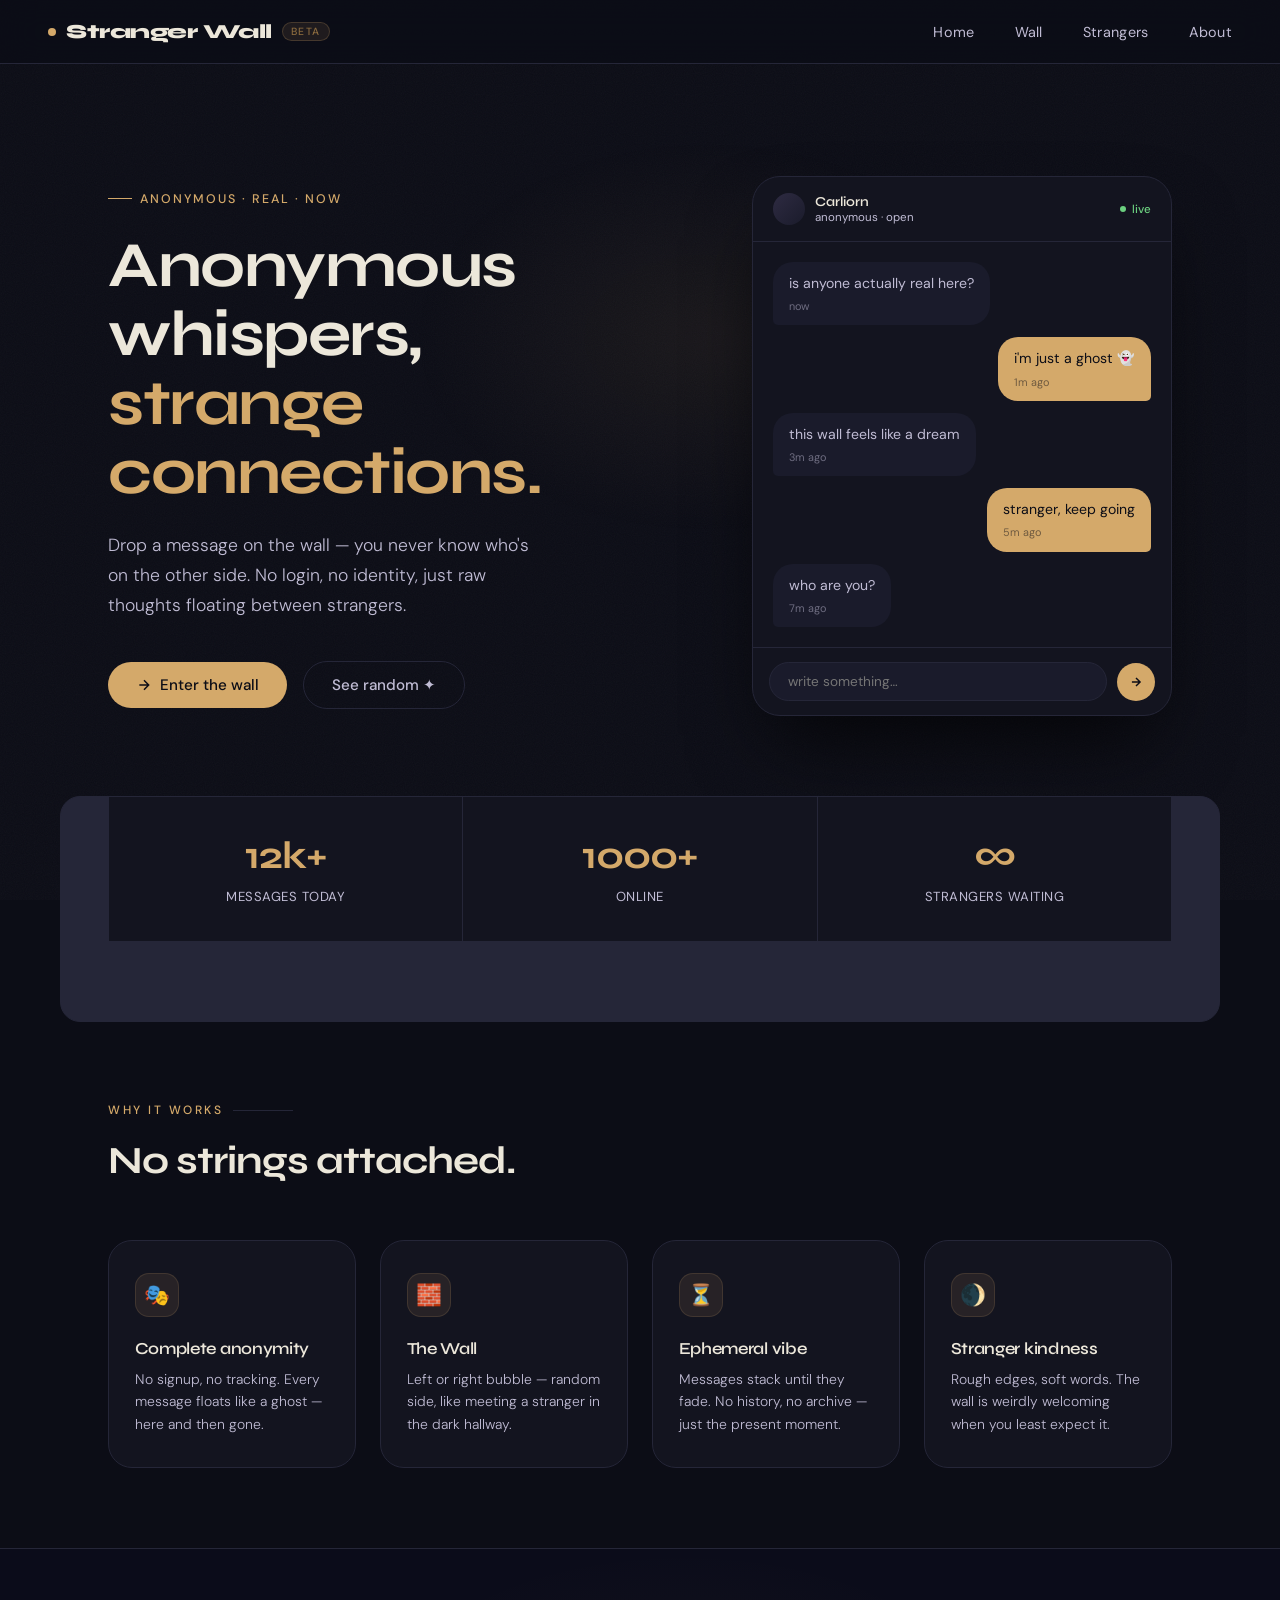
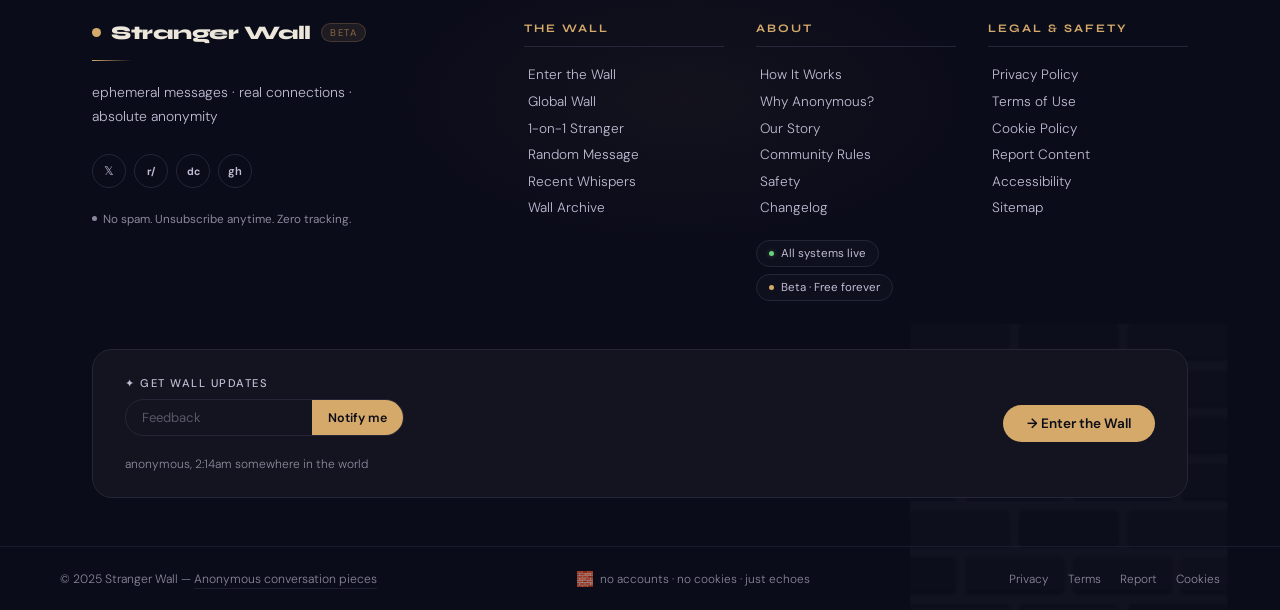
<file: index.html>
<!DOCTYPE html>
<html lang="en">
<head>
  <meta charset="UTF-8">
  <meta name="viewport" content="width=device-width, initial-scale=1.0">
  <title>Stranger Wall</title>
  <link href="https://fonts.googleapis.com/css2?family=Syne:wght@400;500;600;700;800&family=DM+Sans:ital,wght@0,300;0,400;0,500;1,300&display=swap" rel="stylesheet">
  <style>
    :root {
      --bg: #0c0d16;
      --surface: #13141f;
      --surface2: #1a1b2b;
      --border: #252638;
      --gold: #d4a96a;
      --gold-soft: #e8c48e;
      --gold-dim: #8a6a3e;
      --text: #ece7da;
      --content: #c0bcd4;
    }

    * { margin: 0; padding: 0; box-sizing: border-box; }
    html { scroll-behavior: smooth; }

    body {
      background: var(--bg);
      font-family: 'DM Sans', sans-serif;
      color: var(--text);
      min-height: 100vh;
      overflow-x: hidden;
    }

    body::before {
      content: '';
      position: fixed;
      inset: 0;
      background-image: url("data:image/svg+xml,%3Csvg xmlns='http://www.w3.org/2000/svg' width='200' height='200'%3E%3Cfilter id='n'%3E%3CfeTurbulence type='fractalNoise' baseFrequency='0.9' numOctaves='4' stitchTiles='stitch'/%3E%3C/filter%3E%3Crect width='200' height='200' filter='url(%23n)' opacity='0.035'/%3E%3C/svg%3E");
      pointer-events: none;
      z-index: 0;
    }

    /* ══ NAV (unchanged) ══ */
    nav {
      position: sticky;
      top: 0;
      z-index: 100;
      background: rgba(12,13,22,0.88);
      backdrop-filter: blur(18px);
      border-bottom: 1px solid var(--border);
      padding: 0 3rem;
      height: 64px;
      display: flex;
      align-items: center;
      justify-content: space-between;
    }

    .logo {
      font-family: 'Syne', sans-serif;
      font-weight: 800;
      font-size: 1.25rem;
      color: var(--text);
      letter-spacing: -0.5px;
      display: flex;
      align-items: center;
      gap: 10px;
      text-decoration: none;
    }

    .logo-dot {
      width: 8px;
      height: 8px;
      background: var(--gold);
      border-radius: 50%;
      animation: pulse 2.5s ease-in-out infinite;
    }

    @keyframes pulse {
      0%, 100% { opacity: 1; transform: scale(1); }
      50%       { opacity: 0.4; transform: scale(0.7); }
    }

    .badge {
      font-family: 'DM Sans', sans-serif;
      font-size: 0.65rem;
      font-weight: 500;
      letter-spacing: 1.5px;
      text-transform: uppercase;
      color: var(--gold-dim);
      background: rgba(212,169,106,0.1);
      border: 1px solid rgba(212,169,106,0.2);
      padding: 2px 8px;
      border-radius: 100px;
    }

    .nav-links {
      display: flex;
      align-items: center;
      gap: 2.5rem;
      list-style: none;
    }

    .nav-links a {
      color: var(--content);
      text-decoration: none;
      font-size: 0.9rem;
      font-weight: 400;
      letter-spacing: 0.3px;
      transition: color 0.2s;
    }

    .nav-links a:hover { color: var(--text); }

    .nav-cta {
      background: var(--gold) !important;
      color: #0c0d16 !important;
      font-weight: 500 !important;
      padding: 7px 18px;
      border-radius: 100px;
      transition: background 0.2s, transform 0.1s !important;
    }

    .nav-cta:hover {
      background: var(--gold-soft) !important;
      transform: scale(1.03);
    }

    /* ══ HERO ══ */
    .hero {
      position: relative;
      z-index: 1;
      max-width: 1160px;
      margin: 0 auto;
      padding: 7rem 3rem 5rem;
      display: grid;
      grid-template-columns: 1fr 420px;
      gap: 5rem;
      align-items: center;
    }

    .hero::before {
      content: '';
      position: absolute;
      top: 10%;
      left: 30%;
      width: 600px;
      height: 400px;
      background: radial-gradient(ellipse, rgba(212,169,106,0.07) 0%, transparent 70%);
      pointer-events: none;
    }

    .hero-eyebrow {
      display: inline-flex;
      align-items: center;
      gap: 8px;
      font-size: 0.78rem;
      letter-spacing: 2px;
      text-transform: uppercase;
      color: var(--gold);
      font-weight: 500;
      margin-bottom: 1.5rem;
      opacity: 0;
      animation: fadeUp 0.6s ease 0.1s forwards;
    }

    .hero-eyebrow::before {
      content: '';
      display: block;
      width: 24px;
      height: 1px;
      background: var(--gold);
    }

    .hero h1 {
      font-family: 'Syne', sans-serif;
      font-size: clamp(2.8rem, 5vw, 4.2rem);
      font-weight: 700;
      line-height: 1.08;
      letter-spacing: -1.5px;
      color: var(--text);
      margin-bottom: 1.5rem;
      opacity: 0;
      animation: fadeUp 0.6s ease 0.2s forwards;
    }

    .hero h1 em {
      font-style: normal;
      color: var(--gold);
    }

    .hero-sub {
      font-size: 1.1rem;
      color: var(--content);
      line-height: 1.7;
      max-width: 440px;
      font-weight: 300;
      margin-bottom: 2.5rem;
      opacity: 0;
      animation: fadeUp 0.6s ease 0.3s forwards;
    }

    .hero-actions {
      display: flex;
      gap: 1rem;
      align-items: center;
      flex-wrap: wrap;
      opacity: 0;
      animation: fadeUp 0.6s ease 0.4s forwards;
    }

    .btn {
      display: inline-flex;
      align-items: center;
      gap: 8px;
      padding: 13px 28px;
      border-radius: 100px;
      font-size: 0.95rem;
      font-weight: 500;
      text-decoration: none;
      transition: all 0.2s;
      cursor: pointer;
      border: none;
      font-family: 'DM Sans', sans-serif;
    }

    .btn-fill { background: var(--gold); color: #0c0d16; }
    .btn-fill:hover {
      background: var(--gold-soft);
      transform: translateY(-1px);
      box-shadow: 0 12px 30px rgba(212,169,106,0.25);
    }

    .btn-ghost {
      background: transparent;
      color: var(--content);
      border: 1px solid var(--border);
    }
    .btn-ghost:hover { border-color: var(--content); color: var(--text); }
    .btn svg { width: 16px; height: 16px; }

    /* ══ CHAT CARD ══ */
    .chat-card {
      background: var(--surface);
      border: 1px solid var(--border);
      border-radius: 28px;
      overflow: hidden;
      box-shadow: 0 40px 80px -20px rgba(0,0,0,0.7);
      opacity: 0;
      animation: fadeUp 0.7s ease 0.5s forwards;
    }

    .chat-header {
      padding: 16px 20px;
      border-bottom: 1px solid var(--border);
      display: flex;
      align-items: center;
      justify-content: space-between;
    }

    .chat-header-left { display: flex; align-items: center; gap: 10px; }

    .chat-avatar {
      width: 32px; height: 32px;
      background: linear-gradient(135deg, #2e2b42, #1a1b2b);
      border-radius: 50%;
      display: flex; align-items: center; justify-content: center;
      font-size: 0.9rem;
    }

    .chat-title { font-family: 'Syne', sans-serif; font-size: 0.85rem; font-weight: 600; color: var(--text); }
    .chat-sub   { font-size: 0.72rem; color: var(--content); }

    .live-indicator {
      display: flex; align-items: center; gap: 6px;
      font-size: 0.72rem; color: #6bcf7f; font-weight: 500;
    }

    .live-dot {
      width: 6px; height: 6px;
      background: #6bcf7f; border-radius: 50%;
      animation: blink 1.8s ease-in-out infinite;
    }

    @keyframes blink { 0%,100%{opacity:1} 50%{opacity:0.2} }

    .chat-body { padding: 20px; display: flex; flex-direction: column; gap: 12px; }

    .msg {
      max-width: 78%;
      padding: 11px 16px;
      border-radius: 20px;
      font-size: 0.88rem;
      line-height: 1.5;
    }

    .msg-time { display: block; font-size: 0.68rem; opacity: 0.5; margin-top: 4px; }

    .msg-l { background: var(--surface2); color: var(--content); align-self: flex-start; border-bottom-left-radius: 5px; }
    .msg-r { background: var(--gold); color: #0c0d16; align-self: flex-end; border-bottom-right-radius: 5px; }

    .chat-input-row {
      padding: 14px 16px;
      border-top: 1px solid var(--border);
      display: flex; gap: 10px; align-items: center;
    }

    .chat-input {
      flex: 1;
      background: var(--surface2);
      border: 1px solid var(--border);
      border-radius: 100px;
      padding: 10px 18px;
      font-size: 0.85rem;
      color: var(--content);
      font-family: 'DM Sans', sans-serif;
      outline: none;
    }

    .chat-send {
      width: 38px; height: 38px;
      background: var(--gold); border: none; border-radius: 50%;
      display: flex; align-items: center; justify-content: center;
      cursor: pointer; transition: background 0.2s, transform 0.1s; flex-shrink: 0;
    }
    .chat-send:hover { background: var(--gold-soft); transform: scale(1.05); }
    .chat-send svg { width: 14px; height: 14px; color: #0c0d16; }

    /* ══ STATS ══ */
    .stats {
      max-width: 1160px;
      margin: 0 auto;
      padding: 0 3rem 5rem;
      display: grid;
      grid-template-columns: repeat(3, 1fr);
      gap: 1px;
      background: var(--border);
      border: 1px solid var(--border);
      border-radius: 20px;
      overflow: hidden;
      position: relative; z-index: 1;
      opacity: 0;
      animation: fadeUp 0.6s ease 0.7s forwards;
    }

    .stat-box { background: var(--surface); padding: 2.2rem 2rem; text-align: center; }

    .stat-num {
      font-family: 'Syne', sans-serif;
      font-size: 2.4rem; font-weight: 700;
      color: var(--gold); letter-spacing: -1px;
      display: block; margin-bottom: 6px;
    }

    .stat-label {
      font-size: 0.82rem; color: var(--content);
      letter-spacing: 0.5px; text-transform: uppercase; font-weight: 400;
    }

    /* ══ FEATURES ══ */
    .features {
      max-width: 1160px; margin: 0 auto;
      padding: 5rem 3rem; position: relative; z-index: 1;
    }

    .section-label {
      font-size: 0.75rem; letter-spacing: 2.5px; text-transform: uppercase;
      color: var(--gold); font-weight: 500; margin-bottom: 1.2rem;
      display: flex; align-items: center; gap: 10px;
    }
    .section-label::after { content:''; flex:1; height:1px; background:var(--border); max-width:60px; }

    .section-heading {
      font-family: 'Syne', sans-serif;
      font-size: 2.4rem; font-weight: 700; letter-spacing: -1px;
      color: var(--text); margin-bottom: 3.5rem; max-width: 500px; line-height: 1.2;
    }

    .features-grid { display: grid; grid-template-columns: repeat(4,1fr); gap: 1.5rem; }

    .feat-card {
      background: var(--surface); border: 1px solid var(--border);
      border-radius: 24px; padding: 2rem 1.6rem;
      transition: border-color 0.25s, transform 0.25s, background 0.25s; cursor: default;
    }
    .feat-card:hover { border-color: rgba(212,169,106,0.35); transform: translateY(-4px); background: var(--surface2); }

    .feat-icon {
      width: 44px; height: 44px;
      background: rgba(212,169,106,0.1); border-radius: 14px;
      display: flex; align-items: center; justify-content: center;
      font-size: 1.3rem; margin-bottom: 1.3rem;
      border: 1px solid rgba(212,169,106,0.15);
    }

    .feat-card h3 {
      font-family: 'Syne', sans-serif; font-size: 1.05rem; font-weight: 600;
      color: var(--text); margin-bottom: 0.6rem; letter-spacing: -0.3px;
    }
    .feat-card p { font-size: 0.87rem; color: var(--content); line-height: 1.6; font-weight: 300; }

    /* ══ QUOTE BAND ══ */
    .quote-band {
      background: var(--surface);
      border-top: 1px solid var(--border); border-bottom: 1px solid var(--border);
      padding: 4rem 3rem; text-align: center;
      position: relative; z-index: 1; overflow: hidden;
    }
    .quote-band::before {
      content: '"'; position: absolute; top: -2rem; left: 50%; transform: translateX(-50%);
      font-family: 'Syne', sans-serif; font-size: 16rem;
      color: rgba(212,169,106,0.04); line-height: 1;
      pointer-events: none; user-select: none;
    }

    blockquote {
      font-family: 'Syne', sans-serif;
      font-size: clamp(1.5rem,3vw,2.4rem); font-weight: 500;
      color: var(--content); letter-spacing: -0.5px; line-height: 1.4;
      max-width: 700px; margin: 0 auto 1.2rem; position: relative;
    }

    .quote-attr { font-size: 0.85rem; color: var(--content); font-weight: 300; letter-spacing: 0.3px; }
    .quote-attr strong { color: var(--gold); font-weight: 500; }

    /* ══ CTA BOTTOM ══ */
    .cta-bottom {
      max-width: 1160px; margin: 0 auto; padding: 6rem 3rem;
      display: flex; flex-direction: column; align-items: center; text-align: center;
      position: relative; z-index: 1;
    }
    .cta-bottom h2 {
      font-family: 'Syne', sans-serif;
      font-size: clamp(2rem,4vw,3.2rem); font-weight: 700;
      letter-spacing: -1px; line-height: 1.15; color: var(--text); margin-bottom: 1.2rem;
    }
    .cta-bottom p {
      color: var(--content); font-size: 1.05rem; font-weight: 300;
      max-width: 420px; margin-bottom: 2.5rem; line-height: 1.7;
    }

    /* ══ FOOTER ══ */
    .site-footer { background: #0b0c1a; border-top: 1px solid #252638; position: relative; overflow: hidden; }
    .site-footer::before {
      content: '🧱'; position: absolute; bottom: -1rem; right: 2rem;
      font-size: 18rem; opacity: 0.03; line-height: 1;
      pointer-events: none; user-select: none; z-index: 0; filter: grayscale(1);
    }
    .site-footer::after {
      content: ''; position: absolute; top: 0; left: 30%;
      width: 600px; height: 300px;
      background: radial-gradient(ellipse, rgba(212,169,106,0.04) 0%, transparent 70%);
      pointer-events: none; z-index: 0;
    }

    .footer-container {
      position: relative; z-index: 1;
      max-width: 1160px; margin: 0 auto;
      padding: 4.5rem 2rem 3rem;
      display: grid; grid-template-columns: 2fr 1fr 1fr 1fr;
      gap: 3rem 2rem; align-items: start;
    }

    .footer-col-brand { padding-right: 2rem; }

    .footer-logo { display: flex; align-items: center; gap: 10px; margin-bottom: 1rem; }
    .footer-logo-dot { width: 9px; height: 9px; background: #d4a96a; border-radius: 50%; flex-shrink: 0; }
    .footer-logo-text { font-family: 'Syne', sans-serif; font-weight: 800; font-size: 1.2rem; color: #ece7da; letter-spacing: -0.3px; }
    .footer-badge {
      font-size: 0.6rem; letter-spacing: 1.5px; text-transform: uppercase;
      color: #8a6a3e; background: rgba(212,169,106,0.1);
      border: 1px solid rgba(212,169,106,0.2); padding: 2px 8px; border-radius: 100px;
    }

    .footer-rule { width: 40px; height: 1px; background: linear-gradient(to right,#d4a96a,transparent); margin: 1rem 0 1.2rem; }

    .footer-tagline { font-size: 0.87rem; color: var(--content); line-height: 1.75; font-weight: 300; max-width: 280px; margin-bottom: 1.6rem; }

    .footer-social { display: flex; gap: 8px; margin-bottom: 1.4rem; flex-wrap: wrap; }
    .footer-social a {
      width: 34px; height: 34px; border: 1px solid #252638; border-radius: 50%;
      display: flex; align-items: center; justify-content: center;
      color: var(--content); font-size: 0.75rem; text-decoration: none; transition: all 0.22s;
    }
    .footer-social a:hover { border-color: #d4a96a; color: #d4a96a; background: rgba(212,169,106,0.07); transform: translateY(-2px); }

    .footer-newsletter-label { font-size: 0.7rem; color: var(--content); text-transform: uppercase; letter-spacing: 1.5px; font-weight: 500; margin-bottom: 0.6rem; }

    .footer-newsletter-form {
      display: flex; border: 1px solid #252638; border-radius: 100px;
      overflow: hidden; max-width: 280px; margin-bottom: 1.2rem; transition: border-color 0.2s;
    }
    .footer-newsletter-form:focus-within { border-color: rgba(212,169,106,0.35); }
    .footer-newsletter-form input {
      flex: 1; background: transparent; border: none; padding: 9px 16px;
      font-size: 0.82rem; color: var(--content); font-family: 'DM Sans', sans-serif; outline: none; min-width: 0;
    }
    .footer-newsletter-form input::placeholder { color: var(--content); opacity: 0.4; }
    .footer-newsletter-form button {
      background: #d4a96a; border: none; padding: 9px 16px;
      color: #0c0d16; font-size: 0.78rem; font-weight: 600;
      cursor: pointer; font-family: 'DM Sans', sans-serif; transition: background 0.2s; white-space: nowrap; flex-shrink: 0;
    }
    .footer-newsletter-form button:hover { background: #e8c48e; }

    .footer-anon-note { font-size: 0.73rem; color: var(--content); display: flex; align-items: center; gap: 6px; opacity: 0.7; }
    .anon-dot { width: 5px; height: 5px; background: var(--content); border-radius: 50%; flex-shrink: 0; }

    .footer-col h4 {
      font-family: 'Syne', sans-serif; font-size: 0.72rem; font-weight: 700;
      text-transform: uppercase; letter-spacing: 2px; color: #d4a96a;
      margin-bottom: 1.2rem; padding-bottom: 0.7rem; border-bottom: 1px solid #252638;
    }

    .footer-col ul { list-style: none; display: flex; flex-direction: column; gap: 0.6rem; }
    .footer-col ul li a {
      font-size: 0.85rem; color: var(--content); font-weight: 300; text-decoration: none;
      display: flex; align-items: center; gap: 0; transition: color 0.2s, gap 0.2s;
    }
    .footer-col ul li a::before {
      content: '›'; color: #d4a96a; opacity: 0; font-size: 1rem; line-height: 1;
      margin-right: 0; transition: opacity 0.2s, margin-right 0.2s; flex-shrink: 0;
    }
    .footer-col ul li a:hover { color: #ece7da; }
    .footer-col ul li a:hover::before { opacity: 1; margin-right: 6px; }

    .footer-status-badges { display: flex; flex-direction: column; gap: 7px; margin-top: 1.5rem; }
    .status-badge {
      display: inline-flex; align-items: center; gap: 7px;
      font-size: 0.72rem; color: var(--content);
      background: rgba(255,255,255,0.02); border: 1px solid #252638;
      border-radius: 100px; padding: 5px 12px; width: fit-content;
    }
    .status-badge .s-dot { width: 5px; height: 5px; border-radius: 50%; flex-shrink: 0; }
    .status-badge .s-dot.green { background: #6bcf7f; box-shadow: 0 0 5px rgba(107,207,127,0.4); animation: sblink 2s infinite; }
    .status-badge .s-dot.gold  { background: #d4a96a; }
    @keyframes sblink { 0%,100%{opacity:1} 50%{opacity:0.3} }

    .footer-whisper { position: relative; z-index: 1; max-width: 1160px; margin: 0 auto; padding: 0 2rem 3rem; }
    .footer-whisper-inner {
      background: #13141f; border: 1px solid #252638; border-radius: 20px;
      padding: 1.6rem 2rem; display: flex; align-items: center;
      justify-content: space-between; gap: 2rem; flex-wrap: wrap;
    }

    .whisper-attr { font-size: 0.75rem; color: var(--content); font-family: 'DM Sans', sans-serif; font-weight: 300; opacity: 0.7; }

    .whisper-enter-btn {
      background: #d4a96a; border: none; color: #0c0d16;
      padding: 10px 24px; border-radius: 100px; font-size: 0.85rem; font-weight: 600;
      cursor: pointer; font-family: 'DM Sans', sans-serif; transition: background 0.2s, transform 0.1s;
      white-space: nowrap; display: flex; align-items: center; gap: 7px; flex-shrink: 0; text-decoration: none;
    }
    .whisper-enter-btn:hover { background: #e8c48e; transform: scale(1.02); }

    .footer-bottom { position: relative; z-index: 1; border-top: 1px solid #1a1b2b; padding: 1.4rem 2rem; }
    .footer-bottom-inner {
      max-width: 1160px; margin: 0 auto;
      display: flex; align-items: center; justify-content: space-between; flex-wrap: wrap; gap: 0.6rem;
    }

    .footer-copy { font-size: 0.76rem; color: var(--content); font-weight: 300; opacity: 0.7; }
    .footer-copy a { color: var(--content); border-bottom: 1px solid #252638; padding-bottom: 1px; text-decoration: none; transition: color 0.2s, border-color 0.2s; }
    .footer-copy a:hover { color: #d4a96a; border-color: #d4a96a; }

    .footer-tagline-bottom { font-size: 0.74rem; color: var(--content); display: flex; align-items: center; gap: 6px; font-weight: 300; opacity: 0.7; }
    .footer-tagline-bottom span { color: #d4a96a; font-size: 0.9rem; }

    .footer-policy-links { display: flex; gap: 1.2rem; }
    .footer-policy-links a { font-size: 0.74rem; color: var(--content); font-weight: 300; text-decoration: none; opacity: 0.7; transition: opacity 0.2s; }
    .footer-policy-links a:hover { opacity: 1; }

    /* ══ ANIMATIONS ══ */
    @keyframes fadeUp { from{opacity:0;transform:translateY(16px)} to{opacity:1;transform:translateY(0)} }

    /* ══ RESPONSIVE ══ */
    @media (max-width: 1024px) { .features-grid { grid-template-columns: repeat(2,1fr); } }
    @media (max-width: 960px) {
      .footer-container { grid-template-columns: 1fr 1fr; gap: 2.5rem 2rem; }
      .footer-col-brand { grid-column: 1 / -1; padding-right: 0; }
      .footer-tagline { max-width: 100%; }
      .footer-newsletter-form { max-width: 360px; }
    }
    @media (max-width: 820px) {
      nav { padding: 0 1.5rem; }
      .nav-links { gap: 1.5rem; }
      .hero { grid-template-columns: 1fr; padding: 4rem 1.5rem 3rem; gap: 3rem; }
      .chat-card { max-width: 420px; }
      .stats { grid-template-columns: 1fr; margin: 0 1.5rem 4rem; padding: 0; }
      .features { padding: 4rem 1.5rem; }
      .features-grid { grid-template-columns: repeat(2,1fr); gap: 1rem; }
      .quote-band { padding: 3rem 1.5rem; }
      .cta-bottom { padding: 4rem 1.5rem; }
    }
    @media (max-width: 560px) {
      .footer-container { grid-template-columns: 1fr; padding: 3rem 1.5rem 2rem; }
      .footer-whisper { padding: 0 1.5rem 2.5rem; }
      .footer-whisper-inner { flex-direction: column; align-items: flex-start; }
      .footer-bottom { padding: 1.2rem 1.5rem; }
      .footer-bottom-inner { flex-direction: column; gap: 0.8rem; }
      .footer-policy-links { flex-wrap: wrap; gap: 0.8rem; }
      .site-footer::before { display: none; }
    }
    @media (max-width: 520px) {
      .nav-links { display: none; }
      .features-grid { grid-template-columns: 1fr; }
      .hero h1 { font-size: 2.6rem; }
    }
  </style>
</head>
<body>

  <!-- NAV -->
  <nav>
    <a class="logo" href="#">
      <div class="logo-dot"></div>
      Stranger Wall
      <span class="badge">beta</span>
    </a>
    <ul class="nav-links">
      <li><a href="#">Home</a></li>
      <li><a href="wall.html">Wall</a></li>
      <li><a href="stranger.html">Strangers</a></li>
      <li><a href="about.html">About</a></li>
    </ul>
  </nav>

  <!-- HERO -->
  <section class="hero">
    <div class="hero-left">
      <p class="hero-eyebrow">Anonymous · Real · Now</p>
      <h1>
        Anonymous whispers,<br>
        <em>strange connections.</em>
      </h1>
      <p class="hero-sub">
        Drop a message on the wall — you never know who's on the other side. No login, no identity, just raw thoughts floating between strangers.
      </p>
      <div class="hero-actions">
        <a href="wall.html" class="btn btn-fill">
          <svg viewBox="0 0 24 24" fill="none" stroke="currentColor" stroke-width="2.2"><path d="M5 12h14M12 5l7 7-7 7"/></svg>
          Enter the wall
        </a>
        <a href="stranger.html" class="btn btn-ghost">See random ✦</a>
      </div>
    </div>

    <div class="chat-card">
      <div class="chat-header">
        <div class="chat-header-left">
          <div class="chat-avatar"></div>
          <div>
            <div class="chat-title">Carliorn</div>
            <div class="chat-sub">anonymous · open</div>
          </div>
        </div>
        <div class="live-indicator"><div class="live-dot"></div>live</div>
      </div>
      <div class="chat-body">
        <div class="msg msg-l">is anyone actually real here?<small class="msg-time">now</small></div>
        <div class="msg msg-r">i'm just a ghost 👻<small class="msg-time">1m ago</small></div>
        <div class="msg msg-l">this wall feels like a dream<small class="msg-time">3m ago</small></div>
        <div class="msg msg-r" style="max-width:55%;">stranger, keep going<small class="msg-time">5m ago</small></div>
        <div class="msg msg-l" style="max-width:65%;">who are you?<small class="msg-time">7m ago</small></div>
      </div>
      <div class="chat-input-row">
        <input class="chat-input" placeholder="write something…" disabled>
        <button class="chat-send" disabled>
          <svg viewBox="0 0 24 24" fill="none" stroke="currentColor" stroke-width="2.5"><path d="M5 12h14M12 5l7 7-7 7"/></svg>
        </button>
      </div>
    </div>
  </section>

  <!-- STATS -->
  <div class="stats">
    <div class="stat-box"><span class="stat-num">12k+</span><span class="stat-label">messages today</span></div>
    <div class="stat-box"><span class="stat-num">1000+</span><span class="stat-label">online</span></div>
    <div class="stat-box"><span class="stat-num">∞</span><span class="stat-label">strangers waiting</span></div>
  </div>

  <!-- FEATURES -->
  <section class="features">
    <p class="section-label">Why it works</p>
    <h2 class="section-heading">No strings attached.</h2>
    <div class="features-grid">
      <div class="feat-card">
        <div class="feat-icon">🎭</div>
        <h3>Complete anonymity</h3>
        <p>No signup, no tracking. Every message floats like a ghost — here and then gone.</p>
      </div>
      <div class="feat-card">
        <div class="feat-icon">🧱</div>
        <h3>The Wall</h3>
        <p>Left or right bubble — random side, like meeting a stranger in the dark hallway.</p>
      </div>
      <div class="feat-card">
        <div class="feat-icon">⏳</div>
        <h3>Ephemeral vibe</h3>
        <p>Messages stack until they fade. No history, no archive — just the present moment.</p>
      </div>
      <div class="feat-card">
        <div class="feat-icon">🌒</div>
        <h3>Stranger kindness</h3>
        <p>Rough edges, soft words. The wall is weirdly welcoming when you least expect it.</p>
      </div>
    </div>
  </section>

  <!-- FOOTER -->
  <footer class="site-footer">
    <div class="footer-container">

      <div class="footer-col-brand">
        <div class="footer-logo">
          <span class="footer-logo-dot"></span>
          <span class="footer-logo-text">Stranger Wall</span>
          <span class="footer-badge">beta</span>
        </div>
        <div class="footer-rule"></div>
        <p class="footer-tagline">ephemeral messages · real connections · absolute anonymity</p>
        <div class="footer-social">
          <a href="#" aria-label="Twitter / X">𝕏</a>
          <a href="#" aria-label="Reddit" style="font-size:0.65rem;font-weight:700;">r/</a>
          <a href="#" aria-label="Discord" style="font-size:0.65rem;font-weight:700;">dc</a>
          <a href="#" aria-label="GitHub" style="font-size:0.7rem;font-weight:600;">gh</a>
        </div>
        <p class="footer-anon-note"><span class="anon-dot"></span>No spam. Unsubscribe anytime. Zero tracking.</p>
      </div>

      <div class="footer-col">
        <h4>The Wall</h4>
        <ul>
          <li><a href="wall.html">Enter the Wall</a></li>
          <li><a href="wall.html">Global Wall</a></li>
          <li><a href="stranger.html">1-on-1 Stranger</a></li>
          <li><a href="#">Random Message</a></li>
          <li><a href="#">Recent Whispers</a></li>
          <li><a href="#">Wall Archive</a></li>
        </ul>
      </div>

      <div class="footer-col">
        <h4>About</h4>
        <ul>
          <li><a href="#">How It Works</a></li>
          <li><a href="#">Why Anonymous?</a></li>
          <li><a href="#">Our Story</a></li>
          <li><a href="#">Community Rules</a></li>
          <li><a href="#">Safety</a></li>
          <li><a href="#">Changelog</a></li>
        </ul>
        <div class="footer-status-badges">
          <div class="status-badge"><span class="s-dot green"></span>All systems live</div>
          <div class="status-badge"><span class="s-dot gold"></span>Beta · Free forever</div>
        </div>
      </div>

      <div class="footer-col">
        <h4>Legal &amp; Safety</h4>
        <ul>
          <li><a href="#">Privacy Policy</a></li>
          <li><a href="#">Terms of Use</a></li>
          <li><a href="#">Cookie Policy</a></li>
          <li><a href="#">Report Content</a></li>
          <li><a href="#">Accessibility</a></li>
          <li><a href="#">Sitemap</a></li>
        </ul>
      </div>

    </div>

    <div class="footer-whisper">
      <div class="footer-whisper-inner">
        <div>
          <p class="footer-newsletter-label">✦ Get wall updates</p>
          <div class="footer-newsletter-form">
            <input type="email" placeholder="Feedback">
            <button type="submit">Notify me</button>
          </div>
          <div class="whisper-attr">anonymous, 2:14am somewhere in the world</div>
        </div>
        <a href="wall.html" class="whisper-enter-btn">→ Enter the Wall</a>
      </div>
    </div>

    <div class="footer-bottom">
      <div class="footer-bottom-inner">
        <p class="footer-copy">&copy; 2025 Stranger Wall — <a href="#">Anonymous conversation pieces</a></p>
        <p class="footer-tagline-bottom"><span>🧱</span> no accounts · no cookies · just echoes</p>
        <div class="footer-policy-links">
          <a href="#">Privacy</a>
          <a href="#">Terms</a>
          <a href="#">Report</a>
          <a href="#">Cookies</a>
        </div>
      </div>
    </div>
  </footer>

</body>
</html>
</file>
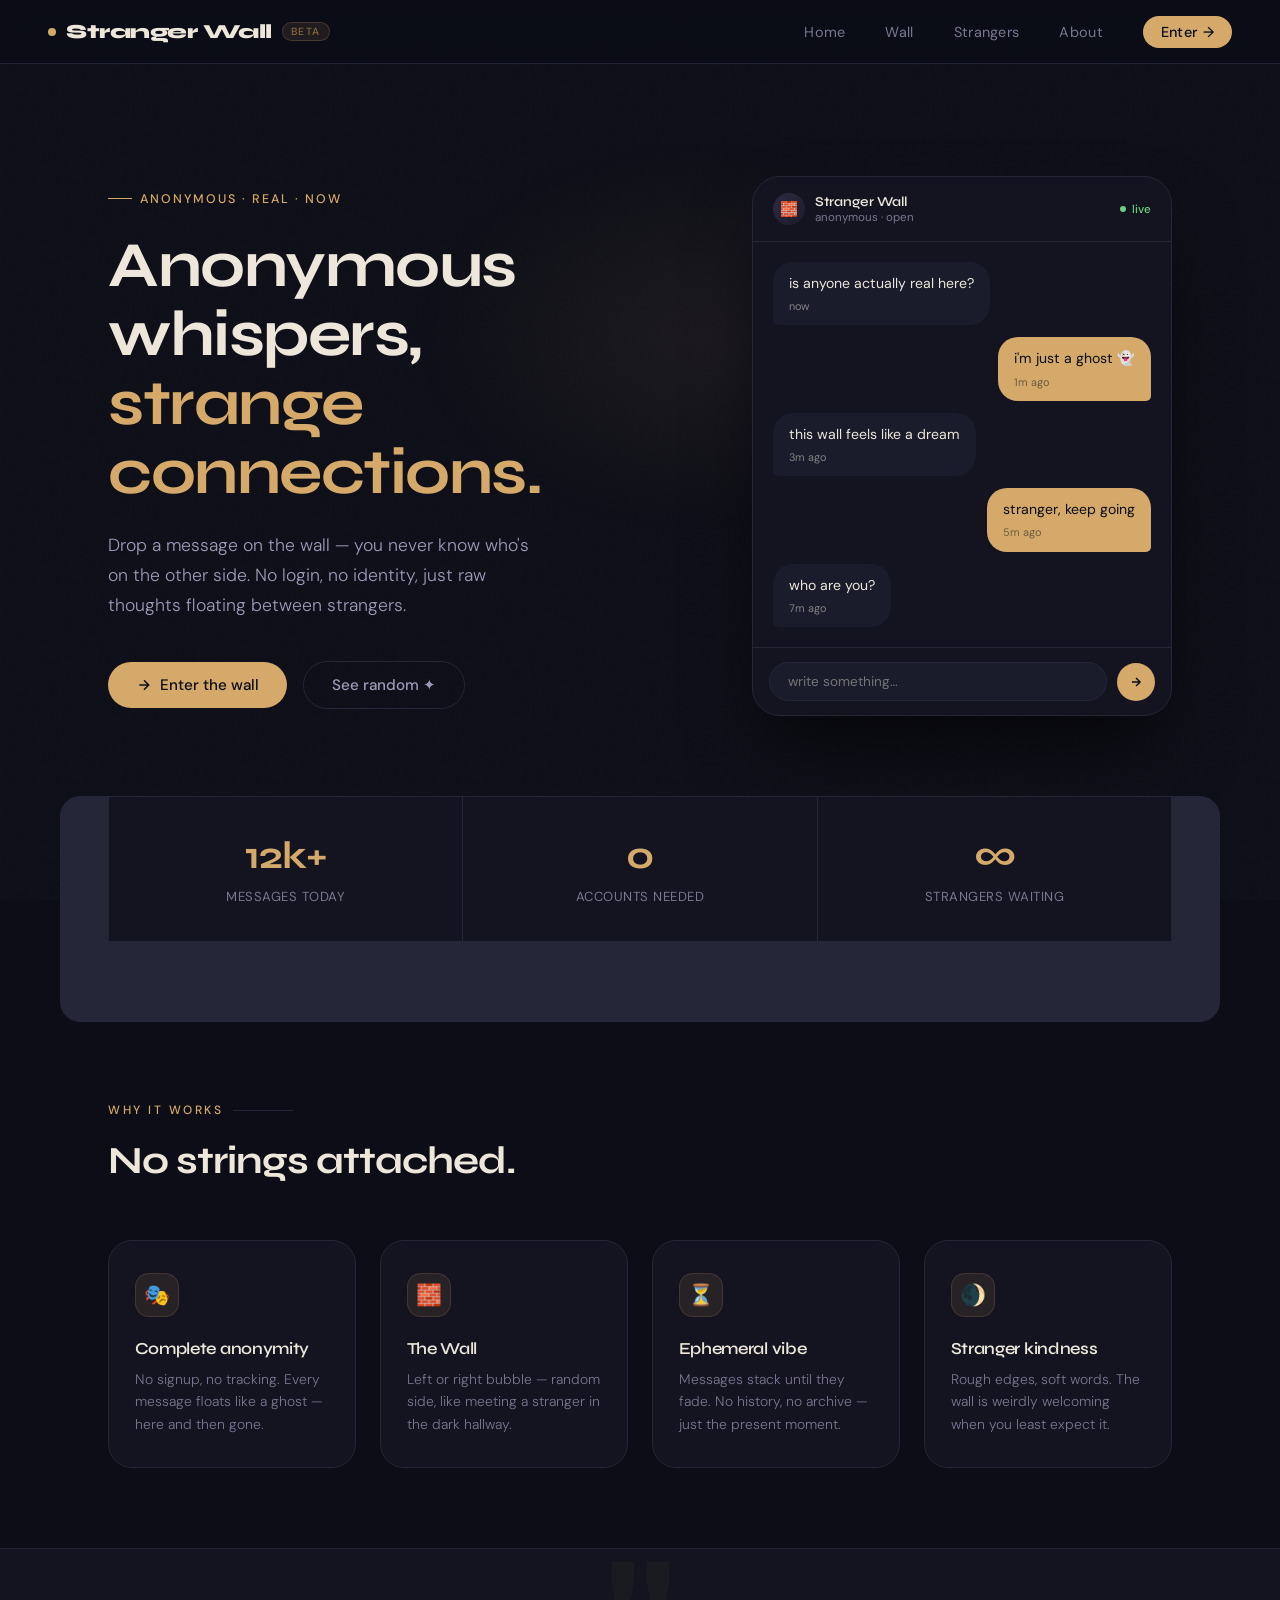
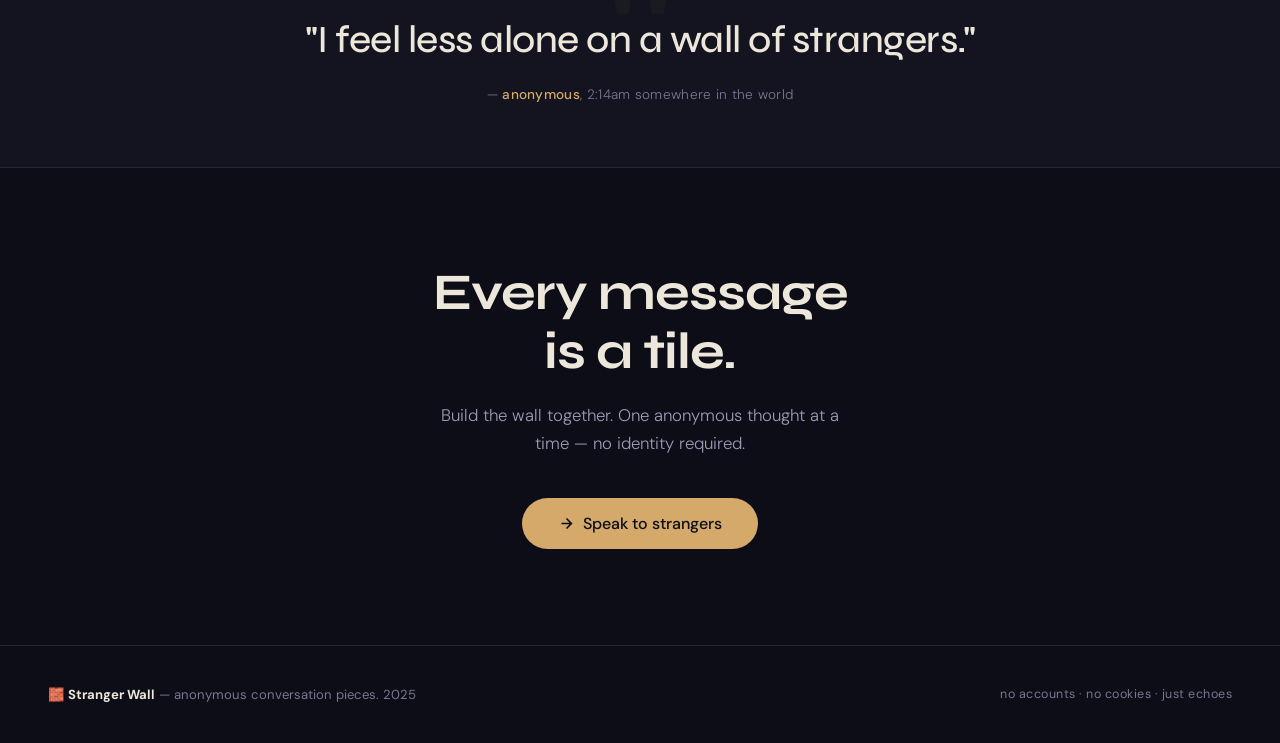
<file: home.html>
<!DOCTYPE html>
<html lang="en">
<head>
  <meta charset="UTF-8">
  <meta name="viewport" content="width=device-width, initial-scale=1.0">
  <title>Stranger Wall</title>
  <link href="https://fonts.googleapis.com/css2?family=Syne:wght@400;500;600;700;800&family=DM+Sans:ital,wght@0,300;0,400;0,500;1,300&display=swap" rel="stylesheet">
  <style>
    :root {
      --bg: #0c0d16;
      --surface: #13141f;
      --surface2: #1a1b2b;
      --border: #252638;
      --gold: #d4a96a;
      --gold-soft: #e8c48e;
      --gold-dim: #8a6a3e;
      --text: #ece7da;
      --muted: #7a7591;
      --muted2: #9e99b8;
    }

    * { margin: 0; padding: 0; box-sizing: border-box; }

    html { scroll-behavior: smooth; }

    body {
      background: var(--bg);
      font-family: 'DM Sans', sans-serif;
      color: var(--text);
      min-height: 100vh;
      overflow-x: hidden;
    }

    /* subtle noise overlay */
    body::before {
      content: '';
      position: fixed;
      inset: 0;
      background-image: url("data:image/svg+xml,%3Csvg xmlns='http://www.w3.org/2000/svg' width='200' height='200'%3E%3Cfilter id='n'%3E%3CfeTurbulence type='fractalNoise' baseFrequency='0.9' numOctaves='4' stitchTiles='stitch'/%3E%3C/filter%3E%3Crect width='200' height='200' filter='url(%23n)' opacity='0.035'/%3E%3C/svg%3E");
      pointer-events: none;
      z-index: 0;
    }

    /* ── NAV ── */
    nav {
      position: sticky;
      top: 0;
      z-index: 100;
      background: rgba(12,13,22,0.88);
      backdrop-filter: blur(18px);
      border-bottom: 1px solid var(--border);
      padding: 0 3rem;
      height: 64px;
      display: flex;
      align-items: center;
      justify-content: space-between;
    }

    .logo {
      font-family: 'Syne', sans-serif;
      font-weight: 800;
      font-size: 1.25rem;
      color: var(--text);
      letter-spacing: -0.5px;
      display: flex;
      align-items: center;
      gap: 10px;
      text-decoration: none;
    }

    .logo-dot {
      width: 8px;
      height: 8px;
      background: var(--gold);
      border-radius: 50%;
      animation: pulse 2.5s ease-in-out infinite;
    }

    @keyframes pulse {
      0%, 100% { opacity: 1; transform: scale(1); }
      50% { opacity: 0.4; transform: scale(0.7); }
    }

    .badge {
      font-family: 'DM Sans', sans-serif;
      font-size: 0.65rem;
      font-weight: 500;
      letter-spacing: 1.5px;
      text-transform: uppercase;
      color: var(--gold-dim);
      background: rgba(212,169,106,0.1);
      border: 1px solid rgba(212,169,106,0.2);
      padding: 2px 8px;
      border-radius: 100px;
    }

    .nav-links {
      display: flex;
      align-items: center;
      gap: 2.5rem;
      list-style: none;
    }

    .nav-links a {
      color: var(--muted);
      text-decoration: none;
      font-size: 0.9rem;
      font-weight: 400;
      letter-spacing: 0.3px;
      transition: color 0.2s;
    }

    .nav-links a:hover { color: var(--text); }

    .nav-cta {
      background: var(--gold) !important;
      color: #0c0d16 !important;
      font-weight: 500 !important;
      padding: 7px 18px;
      border-radius: 100px;
      transition: background 0.2s, transform 0.1s !important;
    }

    .nav-cta:hover {
      background: var(--gold-soft) !important;
      transform: scale(1.03);
    }

    /* ── HERO ── */
    .hero {
      position: relative;
      z-index: 1;
      max-width: 1160px;
      margin: 0 auto;
      padding: 7rem 3rem 5rem;
      display: grid;
      grid-template-columns: 1fr 420px;
      gap: 5rem;
      align-items: center;
    }

    /* background glow */
    .hero::before {
      content: '';
      position: absolute;
      top: 10%;
      left: 30%;
      width: 600px;
      height: 400px;
      background: radial-gradient(ellipse, rgba(212,169,106,0.07) 0%, transparent 70%);
      pointer-events: none;
    }

    .hero-eyebrow {
      display: inline-flex;
      align-items: center;
      gap: 8px;
      font-size: 0.78rem;
      letter-spacing: 2px;
      text-transform: uppercase;
      color: var(--gold);
      font-weight: 500;
      margin-bottom: 1.5rem;
      opacity: 0;
      animation: fadeUp 0.6s ease 0.1s forwards;
    }

    .hero-eyebrow::before {
      content: '';
      display: block;
      width: 24px;
      height: 1px;
      background: var(--gold);
    }

    .hero h1 {
      font-family: 'Syne', sans-serif;
      font-size: clamp(2.8rem, 5vw, 4.2rem);
      font-weight: 700;
      line-height: 1.08;
      letter-spacing: -1.5px;
      color: var(--text);
      margin-bottom: 1.5rem;
      opacity: 0;
      animation: fadeUp 0.6s ease 0.2s forwards;
    }

    .hero h1 em {
      font-style: normal;
      color: var(--gold);
    }

    .hero-sub {
      font-size: 1.1rem;
      color: var(--muted2);
      line-height: 1.7;
      max-width: 440px;
      font-weight: 300;
      margin-bottom: 2.5rem;
      opacity: 0;
      animation: fadeUp 0.6s ease 0.3s forwards;
    }

    .hero-actions {
      display: flex;
      gap: 1rem;
      align-items: center;
      flex-wrap: wrap;
      opacity: 0;
      animation: fadeUp 0.6s ease 0.4s forwards;
    }

    .btn {
      display: inline-flex;
      align-items: center;
      gap: 8px;
      padding: 13px 28px;
      border-radius: 100px;
      font-size: 0.95rem;
      font-weight: 500;
      text-decoration: none;
      transition: all 0.2s;
      cursor: pointer;
      border: none;
      font-family: 'DM Sans', sans-serif;
    }

    .btn-fill {
      background: var(--gold);
      color: #0c0d16;
    }

    .btn-fill:hover {
      background: var(--gold-soft);
      transform: translateY(-1px);
      box-shadow: 0 12px 30px rgba(212,169,106,0.25);
    }

    .btn-ghost {
      background: transparent;
      color: var(--muted2);
      border: 1px solid var(--border);
    }

    .btn-ghost:hover {
      border-color: var(--muted);
      color: var(--text);
    }

    .btn svg { width: 16px; height: 16px; }

    /* ── CHAT CARD ── */
    .chat-card {
      background: var(--surface);
      border: 1px solid var(--border);
      border-radius: 28px;
      padding: 0;
      overflow: hidden;
      box-shadow: 0 40px 80px -20px rgba(0,0,0,0.7);
      opacity: 0;
      animation: fadeUp 0.7s ease 0.5s forwards;
    }

    .chat-header {
      padding: 16px 20px;
      border-bottom: 1px solid var(--border);
      display: flex;
      align-items: center;
      justify-content: space-between;
    }

    .chat-header-left {
      display: flex;
      align-items: center;
      gap: 10px;
    }

    .chat-avatar {
      width: 32px;
      height: 32px;
      background: linear-gradient(135deg, #2e2b42, #1a1b2b);
      border-radius: 50%;
      display: flex;
      align-items: center;
      justify-content: center;
      font-size: 0.9rem;
    }

    .chat-title {
      font-family: 'Syne', sans-serif;
      font-size: 0.85rem;
      font-weight: 600;
      color: var(--text);
    }

    .chat-sub {
      font-size: 0.72rem;
      color: var(--muted);
    }

    .live-indicator {
      display: flex;
      align-items: center;
      gap: 6px;
      font-size: 0.72rem;
      color: #6bcf7f;
      font-weight: 500;
    }

    .live-dot {
      width: 6px;
      height: 6px;
      background: #6bcf7f;
      border-radius: 50%;
      animation: blink 1.8s ease-in-out infinite;
    }

    @keyframes blink {
      0%, 100% { opacity: 1; }
      50% { opacity: 0.2; }
    }

    .chat-body {
      padding: 20px;
      display: flex;
      flex-direction: column;
      gap: 12px;
    }

    .msg {
      max-width: 78%;
      padding: 11px 16px;
      border-radius: 20px;
      font-size: 0.88rem;
      line-height: 1.5;
      position: relative;
    }

    .msg-time {
      display: block;
      font-size: 0.68rem;
      opacity: 0.5;
      margin-top: 4px;
    }

    .msg-l {
      background: var(--surface2);
      color: var(--text);
      align-self: flex-start;
      border-bottom-left-radius: 5px;
    }

    .msg-r {
      background: var(--gold);
      color: #0c0d16;
      align-self: flex-end;
      border-bottom-right-radius: 5px;
    }

    .chat-input-row {
      padding: 14px 16px;
      border-top: 1px solid var(--border);
      display: flex;
      gap: 10px;
      align-items: center;
    }

    .chat-input {
      flex: 1;
      background: var(--surface2);
      border: 1px solid var(--border);
      border-radius: 100px;
      padding: 10px 18px;
      font-size: 0.85rem;
      color: var(--muted);
      font-family: 'DM Sans', sans-serif;
      outline: none;
    }

    .chat-send {
      width: 38px;
      height: 38px;
      background: var(--gold);
      border: none;
      border-radius: 50%;
      display: flex;
      align-items: center;
      justify-content: center;
      cursor: pointer;
      transition: background 0.2s, transform 0.1s;
      flex-shrink: 0;
    }

    .chat-send:hover {
      background: var(--gold-soft);
      transform: scale(1.05);
    }

    .chat-send svg { width: 14px; height: 14px; color: #0c0d16; }

    /* ── STATS ROW ── */
    .stats {
      max-width: 1160px;
      margin: 0 auto;
      padding: 0 3rem 5rem;
      display: grid;
      grid-template-columns: repeat(3, 1fr);
      gap: 1px;
      background: var(--border);
      border: 1px solid var(--border);
      border-radius: 20px;
      overflow: hidden;
      position: relative;
      z-index: 1;
      opacity: 0;
      animation: fadeUp 0.6s ease 0.7s forwards;
    }

    .stat-box {
      background: var(--surface);
      padding: 2.2rem 2rem;
      text-align: center;
    }

    .stat-num {
      font-family: 'Syne', sans-serif;
      font-size: 2.4rem;
      font-weight: 700;
      color: var(--gold);
      letter-spacing: -1px;
      display: block;
      margin-bottom: 6px;
    }

    .stat-label {
      font-size: 0.82rem;
      color: var(--muted);
      letter-spacing: 0.5px;
      text-transform: uppercase;
      font-weight: 400;
    }

    /* ── FEATURES ── */
    .features {
      max-width: 1160px;
      margin: 0 auto;
      padding: 5rem 3rem;
      position: relative;
      z-index: 1;
    }

    .section-label {
      font-size: 0.75rem;
      letter-spacing: 2.5px;
      text-transform: uppercase;
      color: var(--gold);
      font-weight: 500;
      margin-bottom: 1.2rem;
      display: flex;
      align-items: center;
      gap: 10px;
    }

    .section-label::after {
      content: '';
      flex: 1;
      height: 1px;
      background: var(--border);
      max-width: 60px;
    }

    .section-heading {
      font-family: 'Syne', sans-serif;
      font-size: 2.4rem;
      font-weight: 700;
      letter-spacing: -1px;
      color: var(--text);
      margin-bottom: 3.5rem;
      max-width: 500px;
      line-height: 1.2;
    }

    .features-grid {
      display: grid;
      grid-template-columns: repeat(4, 1fr);
      gap: 1.5rem;
    }

    .feat-card {
      background: var(--surface);
      border: 1px solid var(--border);
      border-radius: 24px;
      padding: 2rem 1.6rem;
      transition: border-color 0.25s, transform 0.25s, background 0.25s;
      cursor: default;
    }

    .feat-card:hover {
      border-color: rgba(212,169,106,0.35);
      transform: translateY(-4px);
      background: var(--surface2);
    }

    .feat-icon {
      width: 44px;
      height: 44px;
      background: rgba(212,169,106,0.1);
      border-radius: 14px;
      display: flex;
      align-items: center;
      justify-content: center;
      font-size: 1.3rem;
      margin-bottom: 1.3rem;
      border: 1px solid rgba(212,169,106,0.15);
    }

    .feat-card h3 {
      font-family: 'Syne', sans-serif;
      font-size: 1.05rem;
      font-weight: 600;
      color: var(--text);
      margin-bottom: 0.6rem;
      letter-spacing: -0.3px;
    }

    .feat-card p {
      font-size: 0.87rem;
      color: var(--muted);
      line-height: 1.6;
      font-weight: 300;
    }

    /* ── QUOTE BAND ── */
    .quote-band {
      background: var(--surface);
      border-top: 1px solid var(--border);
      border-bottom: 1px solid var(--border);
      padding: 4rem 3rem;
      text-align: center;
      position: relative;
      z-index: 1;
      overflow: hidden;
    }

    .quote-band::before {
      content: '"';
      position: absolute;
      top: -2rem;
      left: 50%;
      transform: translateX(-50%);
      font-family: 'Syne', sans-serif;
      font-size: 16rem;
      color: rgba(212,169,106,0.04);
      line-height: 1;
      pointer-events: none;
      user-select: none;
    }

    blockquote {
      font-family: 'Syne', sans-serif;
      font-size: clamp(1.5rem, 3vw, 2.4rem);
      font-weight: 500;
      color: var(--text);
      letter-spacing: -0.5px;
      line-height: 1.4;
      max-width: 700px;
      margin: 0 auto 1.2rem;
      position: relative;
    }

    .quote-attr {
      font-size: 0.85rem;
      color: var(--muted);
      font-weight: 300;
      letter-spacing: 0.3px;
    }

    .quote-attr strong {
      color: var(--gold);
      font-weight: 500;
    }

    /* ── CTA BOTTOM ── */
    .cta-bottom {
      max-width: 1160px;
      margin: 0 auto;
      padding: 6rem 3rem;
      display: flex;
      flex-direction: column;
      align-items: center;
      text-align: center;
      position: relative;
      z-index: 1;
    }

    .cta-bottom h2 {
      font-family: 'Syne', sans-serif;
      font-size: clamp(2rem, 4vw, 3.2rem);
      font-weight: 700;
      letter-spacing: -1px;
      line-height: 1.15;
      color: var(--text);
      margin-bottom: 1.2rem;
    }

    .cta-bottom p {
      color: var(--muted2);
      font-size: 1.05rem;
      font-weight: 300;
      max-width: 420px;
      margin-bottom: 2.5rem;
      line-height: 1.7;
    }

    /* ── FOOTER ── */
    footer {
      border-top: 1px solid var(--border);
      padding: 2.5rem 3rem;
      display: flex;
      align-items: center;
      justify-content: space-between;
      position: relative;
      z-index: 1;
    }

    .footer-left {
      font-size: 0.82rem;
      color: var(--muted);
    }

    .footer-left a {
      color: var(--muted);
      text-decoration: none;
    }

    .footer-right {
      font-size: 0.78rem;
      color: var(--muted);
      letter-spacing: 0.5px;
    }

    /* ── ANIMATIONS ── */
    @keyframes fadeUp {
      from { opacity: 0; transform: translateY(16px); }
      to   { opacity: 1; transform: translateY(0); }
    }

    /* ── RESPONSIVE ── */
    @media (max-width: 1024px) {
      .features-grid { grid-template-columns: repeat(2, 1fr); }
    }

    @media (max-width: 820px) {
      nav { padding: 0 1.5rem; }
      .nav-links { gap: 1.5rem; }

      .hero {
        grid-template-columns: 1fr;
        padding: 4rem 1.5rem 3rem;
        gap: 3rem;
      }

      .chat-card { max-width: 420px; }

      .stats {
        grid-template-columns: 1fr;
        margin: 0 1.5rem 4rem;
        padding: 0;
      }

      .features { padding: 4rem 1.5rem; }
      .features-grid { grid-template-columns: repeat(2, 1fr); gap: 1rem; }

      .quote-band { padding: 3rem 1.5rem; }
      .cta-bottom { padding: 4rem 1.5rem; }

      footer {
        flex-direction: column;
        gap: 1rem;
        text-align: center;
        padding: 2rem 1.5rem;
      }
    }

    @media (max-width: 520px) {
      .nav-links { display: none; }
      .features-grid { grid-template-columns: 1fr; }
      .hero h1 { font-size: 2.6rem; }
    }
  </style>
</head>
<body>

  <!-- NAV -->
  <nav>
    <a class="logo" href="#">
      <div class="logo-dot"></div>
      Stranger Wall
      <span class="badge">beta</span>
    </a>
    <ul class="nav-links">
      <li><a href="#">Home</a></li>
      <li><a href="#">Wall</a></li>
      <li><a href="#">Strangers</a></li>
      <li><a href="#">About</a></li>
      <li><a href="#" class="nav-cta">Enter →</a></li>
    </ul>
  </nav>

  <!-- HERO -->
  <section class="hero">
    <div class="hero-left">
      <p class="hero-eyebrow">Anonymous · Real · Now</p>
      <h1>
        Anonymous whispers,<br>
        <em>strange connections.</em>
      </h1>
      <p class="hero-sub">
        Drop a message on the wall — you never know who's on the other side. No login, no identity, just raw thoughts floating between strangers.
      </p>
      <div class="hero-actions">
        <a href="#" class="btn btn-fill">
          <svg viewBox="0 0 24 24" fill="none" stroke="currentColor" stroke-width="2.2"><path d="M5 12h14M12 5l7 7-7 7"/></svg>
          Enter the wall
        </a>
        <a href="#" class="btn btn-ghost">See random ✦</a>
      </div>
    </div>

    <!-- Chat preview -->
    <div class="chat-card">
      <div class="chat-header">
        <div class="chat-header-left">
          <div class="chat-avatar">🧱</div>
          <div>
            <div class="chat-title">Stranger Wall</div>
            <div class="chat-sub">anonymous · open</div>
          </div>
        </div>
        <div class="live-indicator">
          <div class="live-dot"></div>
          live
        </div>
      </div>

      <div class="chat-body">
        <div class="msg msg-l">
          is anyone actually real here?
          <small class="msg-time">now</small>
        </div>
        <div class="msg msg-r">
          i'm just a ghost 👻
          <small class="msg-time">1m ago</small>
        </div>
        <div class="msg msg-l">
          this wall feels like a dream
          <small class="msg-time">3m ago</small>
        </div>
        <div class="msg msg-r" style="max-width:55%;">
          stranger, keep going
          <small class="msg-time">5m ago</small>
        </div>
        <div class="msg msg-l" style="max-width:65%;">
          who are you?
          <small class="msg-time">7m ago</small>
        </div>
      </div>

      <div class="chat-input-row">
        <input class="chat-input" placeholder="write something…" disabled>
        <button class="chat-send" disabled>
          <svg viewBox="0 0 24 24" fill="none" stroke="currentColor" stroke-width="2.5"><path d="M5 12h14M12 5l7 7-7 7"/></svg>
        </button>
      </div>
    </div>
  </section>

  <!-- STATS -->
  <div class="stats">
    <div class="stat-box">
      <span class="stat-num">12k+</span>
      <span class="stat-label">messages today</span>
    </div>
    <div class="stat-box">
      <span class="stat-num">0</span>
      <span class="stat-label">accounts needed</span>
    </div>
    <div class="stat-box">
      <span class="stat-num">∞</span>
      <span class="stat-label">strangers waiting</span>
    </div>
  </div>

  <!-- FEATURES -->
  <section class="features">
    <p class="section-label">Why it works</p>
    <h2 class="section-heading">No strings attached.</h2>

    <div class="features-grid">
      <div class="feat-card">
        <div class="feat-icon">🎭</div>
        <h3>Complete anonymity</h3>
        <p>No signup, no tracking. Every message floats like a ghost — here and then gone.</p>
      </div>
      <div class="feat-card">
        <div class="feat-icon">🧱</div>
        <h3>The Wall</h3>
        <p>Left or right bubble — random side, like meeting a stranger in the dark hallway.</p>
      </div>
      <div class="feat-card">
        <div class="feat-icon">⏳</div>
        <h3>Ephemeral vibe</h3>
        <p>Messages stack until they fade. No history, no archive — just the present moment.</p>
      </div>
      <div class="feat-card">
        <div class="feat-icon">🌒</div>
        <h3>Stranger kindness</h3>
        <p>Rough edges, soft words. The wall is weirdly welcoming when you least expect it.</p>
      </div>
    </div>
  </section>

  <!-- QUOTE BAND -->
  <div class="quote-band">
    <blockquote>
      "I feel less alone on a wall of strangers."
    </blockquote>
    <p class="quote-attr">— <strong>anonymous</strong>, 2:14am somewhere in the world</p>
  </div>

  <!-- CTA BOTTOM -->
  <section class="cta-bottom">
    <h2>Every message<br>is a tile.</h2>
    <p>Build the wall together. One anonymous thought at a time — no identity required.</p>
    <a href="#" class="btn btn-fill" style="font-size:1rem; padding:15px 36px;">
      <svg viewBox="0 0 24 24" fill="none" stroke="currentColor" stroke-width="2.2" style="width:17px;height:17px;"><path d="M5 12h14M12 5l7 7-7 7"/></svg>
      Speak to strangers
    </a>
  </section>

  <!-- FOOTER -->
  <footer>
    <div class="footer-left">
      🧱 <strong style="color:var(--text);">Stranger Wall</strong> — anonymous conversation pieces. 2025
    </div>
    <div class="footer-right">no accounts · no cookies · just echoes</div>
  </footer>

</body>
</html>
</file>
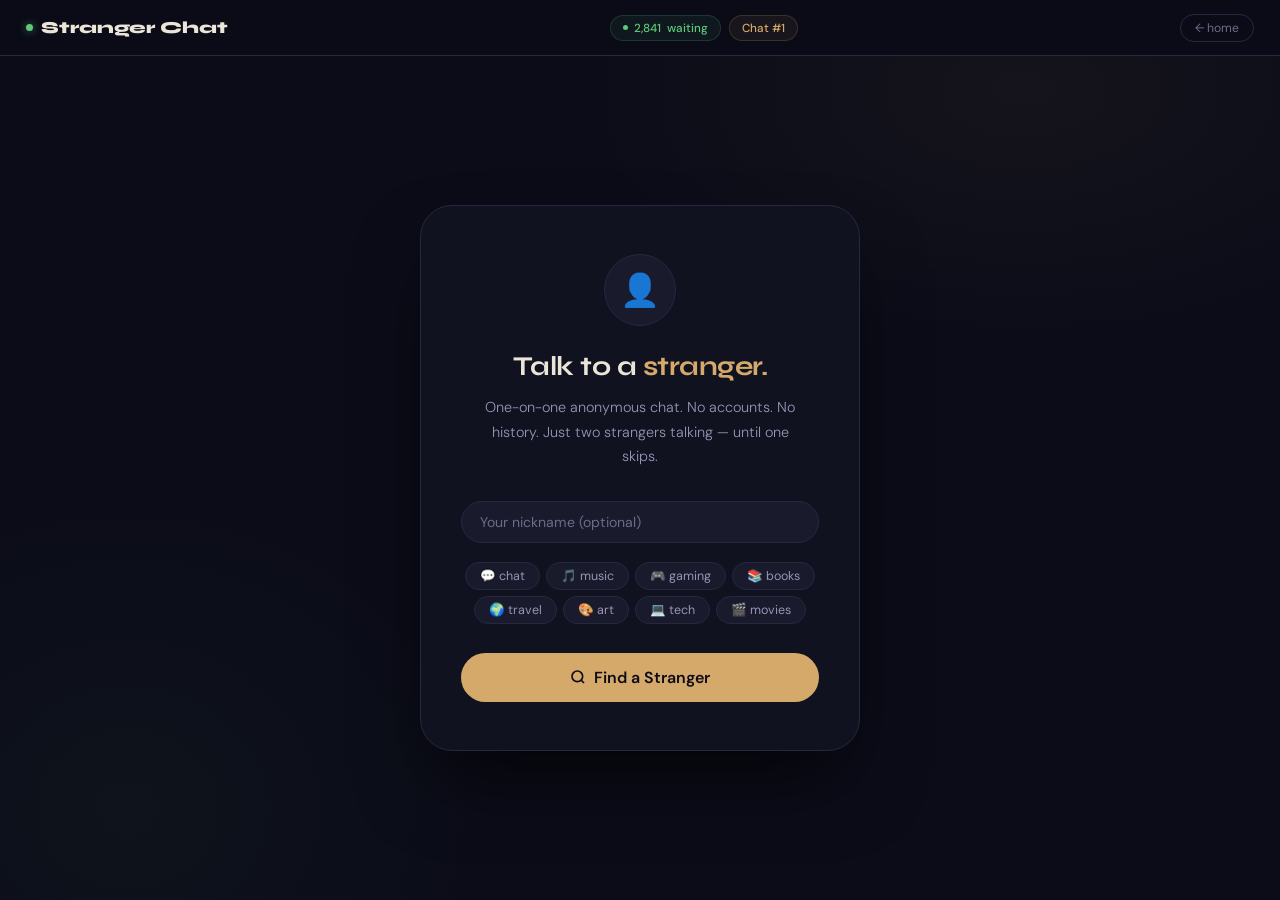
<file: stranger.html>
<!DOCTYPE html>
<html lang="en">
<head>
  <meta charset="UTF-8">
  <meta name="viewport" content="width=device-width, initial-scale=1.0">
  <title>Stranger Chat · 1:1</title>
  <link href="https://fonts.googleapis.com/css2?family=Syne:wght@600;700;800&family=DM+Sans:ital,wght@0,300;0,400;0,500;1,400&display=swap" rel="stylesheet">
  <style>
    :root {
      --bg: #0b0c18;
      --surface: #111220;
      --surface2: #191a2c;
      --surface3: #20213a;
      --border: #252840;
      --gold: #d4a96a;
      --gold-soft: #e8c48e;
      --text: #eae5d8;
      --muted: #6e6a88;
      --muted2: #9994b5;
      --green: #5ec97a;
      --red: #e06060;
      --skip: #e85d5d;
      --skip-hover: #f07070;
    }

    * { margin: 0; padding: 0; box-sizing: border-box; }
    html, body { height: 100%; overflow: hidden; }

    body {
      background: var(--bg);
      font-family: 'DM Sans', sans-serif;
      color: var(--text);
      height: 100vh;
      display: flex;
      flex-direction: column;
      background-image:
        radial-gradient(ellipse 50% 40% at 80% 10%, rgba(212,169,106,0.05) 0%, transparent 70%),
        radial-gradient(ellipse 40% 50% at 10% 90%, rgba(94,201,122,0.04) 0%, transparent 70%);
    }

    /* ── NAV ── */
    .nav {
      display: flex;
      align-items: center;
      justify-content: space-between;
      padding: 0 1.6rem;
      height: 56px;
      background: rgba(11,12,24,0.95);
      border-bottom: 1px solid var(--border);
      backdrop-filter: blur(20px);
      flex-shrink: 0;
      z-index: 20;
    }

    .logo {
      font-family: 'Syne', sans-serif;
      font-weight: 800;
      font-size: 1.05rem;
      color: var(--text);
      display: flex;
      align-items: center;
      gap: 8px;
    }

    .logo-dot {
      width: 7px; height: 7px;
      background: var(--green);
      border-radius: 50%;
      animation: pulse 2.2s ease-in-out infinite;
      box-shadow: 0 0 8px rgba(94,201,122,0.6);
    }

    @keyframes pulse {
      0%,100% { transform: scale(1); opacity: 1; }
      50%      { transform: scale(0.55); opacity: 0.35; }
    }

    .nav-center {
      display: flex;
      align-items: center;
      gap: 8px;
    }

    .waiting-pill {
      display: flex;
      align-items: center;
      gap: 6px;
      background: rgba(94,201,122,0.07);
      border: 1px solid rgba(94,201,122,0.18);
      padding: 4px 12px;
      border-radius: 100px;
      font-size: 0.73rem;
      color: var(--green);
      font-weight: 500;
    }

    .w-dot {
      width: 5px; height: 5px;
      background: var(--green);
      border-radius: 50%;
      animation: blink 1.5s infinite;
    }

    @keyframes blink {
      0%,100% { opacity: 1; }
      50%      { opacity: 0.15; }
    }

    .chat-count-pill {
      background: rgba(212,169,106,0.07);
      border: 1px solid rgba(212,169,106,0.18);
      padding: 4px 12px;
      border-radius: 100px;
      font-size: 0.73rem;
      color: var(--gold);
      font-weight: 500;
    }

    .nav-right { display: flex; align-items: center; gap: 8px; }

    .nav-btn {
      background: transparent;
      border: 1px solid var(--border);
      color: var(--muted);
      padding: 5px 14px;
      border-radius: 100px;
      font-size: 0.76rem;
      cursor: pointer;
      font-family: 'DM Sans', sans-serif;
      transition: all 0.2s;
    }

    .nav-btn:hover { border-color: var(--muted2); color: var(--text); }

    /* ── SCREENS ── */
    .screen { display: none; flex: 1; flex-direction: column; overflow: hidden; }
    .screen.active { display: flex; }

    /* ══════════════════
       WAITING SCREEN
    ══════════════════ */
    #screen-waiting {
      align-items: center;
      justify-content: center;
      gap: 0;
      padding: 2rem;
    }

    .waiting-card {
      background: var(--surface);
      border: 1px solid var(--border);
      border-radius: 32px;
      padding: 3rem 2.5rem;
      text-align: center;
      max-width: 440px;
      width: 100%;
      box-shadow: 0 40px 80px -20px rgba(0,0,0,0.7);
      animation: fadeUp 0.5s ease;
    }

    @keyframes fadeUp {
      from { opacity: 0; transform: translateY(20px); }
      to   { opacity: 1; transform: translateY(0); }
    }

    .waiting-icon {
      width: 72px; height: 72px;
      background: var(--surface2);
      border-radius: 50%;
      display: flex;
      align-items: center;
      justify-content: center;
      font-size: 2rem;
      margin: 0 auto 1.5rem;
      border: 1px solid var(--border);
      animation: iconFloat 3s ease-in-out infinite;
    }

    @keyframes iconFloat {
      0%,100% { transform: translateY(0); }
      50%      { transform: translateY(-6px); }
    }

    .waiting-card h2 {
      font-family: 'Syne', sans-serif;
      font-size: 1.7rem;
      font-weight: 700;
      letter-spacing: -0.5px;
      margin-bottom: 0.8rem;
    }

    .waiting-card h2 em {
      font-style: normal;
      color: var(--gold);
    }

    .waiting-card p {
      font-size: 0.9rem;
      color: var(--muted2);
      line-height: 1.7;
      font-weight: 300;
      margin-bottom: 2rem;
      max-width: 320px;
      margin-left: auto;
      margin-right: auto;
    }

    /* name input row */
    .name-row {
      display: flex;
      gap: 8px;
      margin-bottom: 1.2rem;
    }

    .name-input {
      flex: 1;
      background: var(--surface2);
      border: 1px solid var(--border);
      border-radius: 100px;
      padding: 11px 18px;
      font-size: 0.88rem;
      color: var(--text);
      font-family: 'DM Sans', sans-serif;
      outline: none;
      transition: border-color 0.2s;
    }

    .name-input:focus { border-color: rgba(212,169,106,0.4); }
    .name-input::placeholder { color: var(--muted); }

    .interest-row {
      display: flex;
      gap: 6px;
      flex-wrap: wrap;
      margin-bottom: 1.8rem;
      justify-content: center;
    }

    .interest-chip {
      background: var(--surface2);
      border: 1px solid var(--border);
      border-radius: 100px;
      padding: 5px 14px;
      font-size: 0.78rem;
      cursor: pointer;
      transition: all 0.18s;
      color: var(--muted2);
      user-select: none;
    }

    .interest-chip:hover { border-color: var(--gold); color: var(--text); }
    .interest-chip.on { background: rgba(212,169,106,0.1); border-color: var(--gold); color: var(--gold); }

    .start-btn {
      width: 100%;
      background: var(--gold);
      border: none;
      border-radius: 100px;
      padding: 14px;
      font-size: 1rem;
      font-weight: 600;
      color: #0b0c18;
      cursor: pointer;
      font-family: 'DM Sans', sans-serif;
      transition: background 0.2s, transform 0.1s;
      display: flex;
      align-items: center;
      justify-content: center;
      gap: 8px;
    }

    .start-btn:hover { background: var(--gold-soft); transform: translateY(-1px); }
    .start-btn:active { transform: scale(0.98); }

    /* searching state */
    .searching-state {
      display: none;
      flex-direction: column;
      align-items: center;
      gap: 1rem;
      padding: 1rem 0;
    }

    .searching-state.active { display: flex; }

    .search-ring {
      width: 56px; height: 56px;
      border: 2px solid var(--border);
      border-top-color: var(--gold);
      border-radius: 50%;
      animation: spin 0.9s linear infinite;
    }

    @keyframes spin { to { transform: rotate(360deg); } }

    .search-text {
      font-size: 0.88rem;
      color: var(--muted2);
      font-weight: 300;
    }

    .cancel-search {
      background: transparent;
      border: 1px solid var(--border);
      color: var(--muted);
      padding: 7px 20px;
      border-radius: 100px;
      font-size: 0.8rem;
      cursor: pointer;
      font-family: 'DM Sans', sans-serif;
      transition: all 0.2s;
    }

    .cancel-search:hover { border-color: var(--red); color: var(--red); }

    /* ══════════════════
       CHAT SCREEN
    ══════════════════ */
    #screen-chat {
      flex-direction: column;
    }

    /* chat top bar */
    .chat-bar {
      display: flex;
      align-items: center;
      justify-content: space-between;
      padding: 0 1.4rem;
      height: 54px;
      background: var(--surface);
      border-bottom: 1px solid var(--border);
      flex-shrink: 0;
    }

    .stranger-info {
      display: flex;
      align-items: center;
      gap: 10px;
    }

    .stranger-avatar {
      width: 36px; height: 36px;
      border-radius: 50%;
      display: flex;
      align-items: center;
      justify-content: center;
      font-size: 0.9rem;
      font-weight: 700;
      color: #0b0c18;
      flex-shrink: 0;
    }

    .stranger-name-wrap .s-name {
      font-family: 'Syne', sans-serif;
      font-size: 0.92rem;
      font-weight: 700;
      color: var(--text);
    }

    .stranger-name-wrap .s-status {
      font-size: 0.68rem;
      color: var(--green);
      display: flex;
      align-items: center;
      gap: 4px;
    }

    .s-dot {
      width: 5px; height: 5px;
      background: var(--green);
      border-radius: 50%;
    }

    .chat-bar-actions {
      display: flex;
      align-items: center;
      gap: 8px;
    }

    .chat-num {
      font-size: 0.72rem;
      color: var(--muted);
      background: var(--surface2);
      border: 1px solid var(--border);
      padding: 4px 10px;
      border-radius: 100px;
    }

    /* THE SKIP BUTTON — most important */
    .skip-btn {
      background: var(--skip);
      border: none;
      color: white;
      padding: 8px 20px;
      border-radius: 100px;
      font-size: 0.85rem;
      font-weight: 600;
      cursor: pointer;
      font-family: 'DM Sans', sans-serif;
      transition: background 0.18s, transform 0.1s, box-shadow 0.18s;
      display: flex;
      align-items: center;
      gap: 6px;
      box-shadow: 0 4px 16px rgba(232,93,93,0.3);
      letter-spacing: 0.3px;
      animation: skipPulse 2.5s ease-in-out infinite;
    }

    @keyframes skipPulse {
      0%,100% { box-shadow: 0 4px 16px rgba(232,93,93,0.3); }
      50%      { box-shadow: 0 4px 24px rgba(232,93,93,0.55); }
    }

    .skip-btn:hover {
      background: var(--skip-hover);
      transform: scale(1.04);
      box-shadow: 0 6px 20px rgba(232,93,93,0.5);
      animation: none;
    }

    .skip-btn:active { transform: scale(0.97); }

    .skip-btn svg { width: 14px; height: 14px; }

    /* messages */
    .messages-wrap {
      flex: 1;
      overflow-y: auto;
      padding: 16px 0 8px;
      scroll-behavior: smooth;
    }

    .messages-wrap::-webkit-scrollbar { width: 3px; }
    .messages-wrap::-webkit-scrollbar-track { background: transparent; }
    .messages-wrap::-webkit-scrollbar-thumb { background: var(--border); border-radius: 4px; }

    #messages {
      max-width: 800px;
      margin: 0 auto;
      padding: 0 1.4rem;
      display: flex;
      flex-direction: column;
      gap: 2px;
    }

    /* system messages */
    .sys {
      text-align: center;
      font-size: 0.71rem;
      color: var(--muted);
      padding: 10px 0 6px;
      letter-spacing: 0.3px;
      animation: fadeIn 0.3s ease;
    }

    @keyframes fadeIn { from{opacity:0} to{opacity:1} }

    .sys.connected { color: var(--green); }
    .sys.skipped   { color: var(--skip); }

    /* divider */
    .divider {
      display: flex;
      align-items: center;
      gap: 10px;
      padding: 8px 0;
    }
    .divider::before, .divider::after {
      content: ''; flex: 1; height: 1px; background: var(--border);
    }
    .divider span { font-size: 0.68rem; color: var(--muted); letter-spacing: 1px; text-transform: uppercase; }

    /* bubble rows */
    .msg-row {
      display: flex;
      gap: 8px;
      align-items: flex-end;
      padding: 1px 0;
      animation: msgIn 0.2s ease;
    }

    .msg-row.own { flex-direction: row-reverse; }

    @keyframes msgIn {
      from { opacity: 0; transform: translateY(8px) scale(0.97); }
      to   { opacity: 1; transform: translateY(0) scale(1); }
    }

    .msg-avatar {
      width: 28px; height: 28px;
      border-radius: 50%;
      display: flex;
      align-items: center;
      justify-content: center;
      font-size: 0.72rem;
      font-weight: 700;
      color: #0b0c18;
      flex-shrink: 0;
    }

    .bubble {
      max-width: 68%;
      padding: 10px 14px;
      border-radius: 18px;
      font-size: 0.88rem;
      line-height: 1.55;
      word-wrap: break-word;
    }

    .bubble small {
      display: block;
      font-size: 0.63rem;
      opacity: 0.5;
      margin-top: 3px;
    }

    .bubble-stranger {
      background: var(--surface2);
      color: var(--text);
      border-bottom-left-radius: 4px;
    }

    .bubble-own {
      background: var(--gold);
      color: #0b0c18;
      border-bottom-right-radius: 4px;
      margin-left: auto;
    }

    /* typing */
    .typing-row {
      display: flex;
      gap: 8px;
      align-items: center;
      padding: 4px 0;
      animation: msgIn 0.2s ease;
    }

    .typing-bubble {
      background: var(--surface2);
      border-radius: 18px;
      border-bottom-left-radius: 4px;
      padding: 10px 14px;
      display: flex;
      gap: 4px;
      align-items: center;
    }

    .td {
      width: 6px; height: 6px;
      background: var(--muted);
      border-radius: 50%;
      animation: tdBounce 1.1s ease-in-out infinite;
    }
    .td:nth-child(2) { animation-delay: 0.18s; }
    .td:nth-child(3) { animation-delay: 0.36s; }

    @keyframes tdBounce {
      0%,60%,100% { transform: translateY(0); }
      30%          { transform: translateY(-5px); }
    }

    /* skip transition overlay */
    .skip-overlay {
      display: none;
      position: absolute;
      inset: 0;
      background: rgba(11,12,24,0.88);
      backdrop-filter: blur(6px);
      z-index: 30;
      align-items: center;
      justify-content: center;
      flex-direction: column;
      gap: 1rem;
    }

    .skip-overlay.show { display: flex; animation: fadeIn 0.2s ease; }

    .skip-overlay-text {
      font-family: 'Syne', sans-serif;
      font-size: 1.4rem;
      font-weight: 700;
      color: var(--text);
      text-align: center;
    }

    .skip-overlay-sub {
      font-size: 0.85rem;
      color: var(--muted2);
      font-weight: 300;
    }

    .skip-ring {
      width: 52px; height: 52px;
      border: 2px solid var(--border);
      border-top-color: var(--gold);
      border-radius: 50%;
      animation: spin 0.85s linear infinite;
    }

    /* input bar */
    .input-bar {
      flex-shrink: 0;
      padding: 12px 1.4rem;
      border-top: 1px solid var(--border);
      background: rgba(11,12,24,0.98);
      backdrop-filter: blur(20px);
    }

    .input-inner {
      max-width: 800px;
      margin: 0 auto;
      display: flex;
      gap: 8px;
      align-items: center;
    }

    #chat-input {
      flex: 1;
      height: 46px;
      background: var(--surface2);
      border: 1px solid var(--border);
      border-radius: 100px;
      padding: 0 20px;
      font-size: 0.9rem;
      color: var(--text);
      font-family: 'DM Sans', sans-serif;
      outline: none;
      transition: border-color 0.2s;
    }

    #chat-input:focus { border-color: rgba(212,169,106,0.4); }
    #chat-input::placeholder { color: var(--muted); }
    #chat-input:disabled { opacity: 0.4; cursor: not-allowed; }

    .send-btn {
      width: 46px; height: 46px;
      background: var(--gold);
      border: none;
      border-radius: 50%;
      display: flex;
      align-items: center;
      justify-content: center;
      cursor: pointer;
      flex-shrink: 0;
      transition: all 0.2s;
    }

    .send-btn:hover { background: var(--gold-soft); transform: scale(1.05); }
    .send-btn:active { transform: scale(0.95); }
    .send-btn:disabled { opacity: 0.4; cursor: not-allowed; transform: none; }

    /* ══════════════════
       DISCONNECTED SCREEN
    ══════════════════ */
    #screen-disc {
      align-items: center;
      justify-content: center;
      padding: 2rem;
    }

    .disc-card {
      background: var(--surface);
      border: 1px solid var(--border);
      border-radius: 28px;
      padding: 2.5rem 2rem;
      text-align: center;
      max-width: 380px;
      width: 100%;
      animation: fadeUp 0.4s ease;
    }

    .disc-icon { font-size: 2.8rem; margin-bottom: 1rem; }

    .disc-card h3 {
      font-family: 'Syne', sans-serif;
      font-size: 1.4rem;
      font-weight: 700;
      margin-bottom: 0.6rem;
    }

    .disc-card p {
      font-size: 0.86rem;
      color: var(--muted2);
      line-height: 1.65;
      margin-bottom: 1.8rem;
      font-weight: 300;
    }

    .disc-btns { display: flex; gap: 10px; }

    .disc-btn-next {
      flex: 1;
      background: var(--gold);
      border: none;
      border-radius: 100px;
      padding: 12px;
      font-size: 0.9rem;
      font-weight: 600;
      color: #0b0c18;
      cursor: pointer;
      font-family: 'DM Sans', sans-serif;
      transition: all 0.2s;
    }

    .disc-btn-next:hover { background: var(--gold-soft); }

    .disc-btn-home {
      flex: 1;
      background: transparent;
      border: 1px solid var(--border);
      border-radius: 100px;
      padding: 12px;
      font-size: 0.9rem;
      color: var(--muted2);
      cursor: pointer;
      font-family: 'DM Sans', sans-serif;
      transition: all 0.2s;
    }

    .disc-btn-home:hover { border-color: var(--muted2); color: var(--text); }

    /* skip shortcut hint */
    .skip-hint {
      font-size: 0.68rem;
      color: var(--muted);
      text-align: center;
      padding: 4px 0;
      letter-spacing: 0.3px;
    }

    .skip-hint kbd {
      background: var(--surface3);
      border: 1px solid var(--border);
      border-radius: 4px;
      padding: 1px 5px;
      font-family: monospace;
      font-size: 0.65rem;
      color: var(--muted2);
    }

    /* session timer */
    .session-timer {
      font-size: 0.7rem;
      color: var(--muted);
      background: var(--surface2);
      border: 1px solid var(--border);
      border-radius: 100px;
      padding: 3px 10px;
    }

    /* responsive */
    @media (max-width: 600px) {
      .nav { padding: 0 1rem; }
      .nav-center { display: none; }
      .chat-bar { padding: 0 1rem; }
      .input-bar { padding: 10px 1rem; }
      #messages { padding: 0 1rem; }
      .skip-btn { padding: 7px 14px; font-size: 0.8rem; }
    }
  </style>
</head>
<body>

  <!-- NAV -->
  <div class="nav">
    <div class="logo">
      <div class="logo-dot"></div>
      Stranger Chat
    </div>
    <div class="nav-center">
      <div class="waiting-pill">
        <div class="w-dot"></div>
        <span id="waiting-count">2,841</span> waiting
      </div>
      <div class="chat-count-pill" id="chat-count-pill">Chat #<span id="chat-num">1</span></div>
    </div>
    <div class="nav-right">
      <button class="nav-btn" onclick="window.location.href='index.html'">← home</button>
    </div>
  </div>

  <!-- ══════════════════ WAITING SCREEN ══════════════════ -->
  <div id="screen-waiting" class="screen active">
    <div class="waiting-card">
      <div class="waiting-icon">👤</div>
      <h2>Talk to a <em>stranger.</em></h2>
      <p>One-on-one anonymous chat. No accounts. No history. Just two strangers talking — until one skips.</p>

      <div class="name-row">
        <input class="name-input" id="my-name" placeholder="Your nickname (optional)" maxlength="20">
      </div>

      <div class="interest-row" id="interest-row">
        <div class="interest-chip" onclick="toggleChip(this)">💬 chat</div>
        <div class="interest-chip" onclick="toggleChip(this)">🎵 music</div>
        <div class="interest-chip" onclick="toggleChip(this)">🎮 gaming</div>
        <div class="interest-chip" onclick="toggleChip(this)">📚 books</div>
        <div class="interest-chip" onclick="toggleChip(this)">🌍 travel</div>
        <div class="interest-chip" onclick="toggleChip(this)">🎨 art</div>
        <div class="interest-chip" onclick="toggleChip(this)">💻 tech</div>
        <div class="interest-chip" onclick="toggleChip(this)">🎬 movies</div>
      </div>

      <!-- normal state -->
      <div id="start-state">
        <button class="start-btn" onclick="startSearch()">
          <svg width="16" height="16" viewBox="0 0 24 24" fill="none" stroke="currentColor" stroke-width="2.5"><circle cx="11" cy="11" r="8"/><path d="m21 21-4.35-4.35"/></svg>
          Find a Stranger
        </button>
      </div>

      <!-- searching state -->
      <div class="searching-state" id="searching-state">
        <div class="search-ring"></div>
        <p class="search-text" id="search-text">Looking for a stranger…</p>
        <button class="cancel-search" onclick="cancelSearch()">Cancel</button>
      </div>
    </div>
  </div>

  <!-- ══════════════════ CHAT SCREEN ══════════════════ -->
  <div id="screen-chat" class="screen" style="position:relative;">

    <!-- skip overlay (shown between chats) -->
    <div class="skip-overlay" id="skip-overlay">
      <div class="skip-ring"></div>
      <div class="skip-overlay-text">Finding next stranger…</div>
      <div class="skip-overlay-sub">Hang tight</div>
    </div>

    <!-- chat top bar -->
    <div class="chat-bar">
      <div class="stranger-info">
        <div class="stranger-avatar" id="s-avatar">?</div>
        <div class="stranger-name-wrap">
          <div class="s-name" id="s-name">Stranger</div>
          <div class="s-status"><div class="s-dot"></div>connected</div>
        </div>
      </div>
      <div class="chat-bar-actions">
        <span class="session-timer" id="session-timer">0:00</span>
        <button class="skip-btn" onclick="skipStranger()" id="skip-btn">
          <svg viewBox="0 0 24 24" fill="none" stroke="currentColor" stroke-width="2.5">
            <path d="M5 12h14M15 7l5 5-5 5"/>
          </svg>
          Skip →
        </button>
      </div>
    </div>

    <!-- messages -->
    <div class="messages-wrap" id="messages-wrap">
      <div id="messages"></div>
    </div>

    <!-- skip hint -->
    <div class="skip-hint">Press <kbd>Esc</kbd> or click Skip to find next stranger</div>

    <!-- input -->
    <div class="input-bar">
      <div class="input-inner">
        <input id="chat-input" placeholder="Say something…" maxlength="300" autocomplete="off">
        <button class="send-btn" id="send-btn" onclick="sendMsg()">
          <svg width="15" height="15" viewBox="0 0 24 24" fill="none" stroke="#0b0c18" stroke-width="2.5">
            <path d="M5 12h14M12 5l7 7-7 7"/>
          </svg>
        </button>
      </div>
    </div>
  </div>

  <!-- ══════════════════ DISCONNECTED SCREEN ══════════════════ -->
  <div id="screen-disc" class="screen">
    <div class="disc-card">
      <div class="disc-icon">👋</div>
      <h3>Stranger disconnected</h3>
      <p>They left the wall. It happens. The conversation was real while it lasted — now find a new one.</p>
      <div class="disc-btns">
        <button class="disc-btn-next" onclick="goHome()">Next Stranger →</button>
        <button class="disc-btn-home" onclick="gohome()">Go Home</button>
      </div>
    </div>
  </div>

  <script>
    // ══════════════════════════
    // DATA
    // ══════════════════════════

    const STRANGER_POOL = [
      { name:'ghost_77',  color:'#d47a6a', flag:'🇰🇷', emoji:'👤' },
      { name:'echo_42',   color:'#6ab0d4', flag:'🇺🇸', emoji:'🌊' },
      { name:'void_x',    color:'#9b6ad4', flag:'🇯🇵', emoji:'🌀' },
      { name:'neon_55',   color:'#d46aa8', flag:'🇬🇧', emoji:'💡' },
      { name:'drift_7',   color:'#6ad4b8', flag:'🇩🇪', emoji:'🌿' },
      { name:'pixel_0',   color:'#d4d46a', flag:'🇧🇷', emoji:'🔲' },
      { name:'wave_13',   color:'#6bcf7f', flag:'🇦🇺', emoji:'🌊' },
      { name:'anon_99',   color:'#d4a96a', flag:'🇮🇳', emoji:'🎭' },
      { name:'static_4',  color:'#a06ab4', flag:'🇫🇷', emoji:'📡' },
      { name:'blur_21',   color:'#6ab4d4', flag:'🇸🇬', emoji:'🌫' },
      { name:'spark_66',  color:'#d4c46a', flag:'🇨🇦', emoji:'⚡' },
      { name:'nova_3',    color:'#e87d6e', flag:'🇲🇽', emoji:'🌟' },
    ];

    const STRANGER_REPLIES = [
      ["hey there 👋", "what's up?", "so... who are you?"],
      ["i've been on here for like an hour lol", "no one interesting until now maybe"],
      ["where are you from?", "i'm trying to guess your timezone"],
      ["do you ever feel like you know someone you've never met?", "weird thought i know"],
      ["honestly this is better than talking to people i know 😭"],
      ["so what brings you here?", "boredom? curiosity?"],
      ["i like that nobody knows who i am here", "it's freeing"],
      ["ok real question", "cats or dogs?"],
      ["i was literally about to skip you", "glad i didn't"],
      ["what are you doing at this hour lol"],
      ["you seem different", "most people just say hi and disappear"],
      ["this is oddly calming", "the anonymity thing"],
      ["do you think we'd be friends irl?"],
      ["i've had 3 coffees today and i feel nothing 😂"],
    ];

    // ══════════════════════════
    // STATE
    // ══════════════════════════

    let myName       = '';
    let myColor      = '#d4a96a';
    let chatCount    = 0;
    let currentStranger = null;
    let replyIdx     = 0;
    let timerInterval = null;
    let sessionSecs  = 0;
    let replyTimeout = null;
    let disconnectTimeout = null;

    // ══════════════════════════
    // SCREENS
    // ══════════════════════════

    function showScreen(id) {
      document.querySelectorAll('.screen').forEach(s => s.classList.remove('active'));
      document.getElementById(id).classList.add('active');
    }

    function goHome() {
      clearTimers();
      showScreen('screen-waiting');
      document.getElementById('start-state').style.display = '';
      document.getElementById('searching-state').classList.remove('active');
    }

    // ══════════════════════════
    // INTEREST CHIPS
    // ══════════════════════════

    function toggleChip(el) {
      el.classList.toggle('on');
    }

    // ══════════════════════════
    // SEARCH / MATCH
    // ══════════════════════════

    function startSearch() {
      const nameEl = document.getElementById('my-name');
      myName = nameEl ? (nameEl.value.trim() || 'You') : 'You';

      showScreen('screen-waiting');
      document.getElementById('start-state').style.display = 'none';
      document.getElementById('searching-state').classList.add('active');
      document.getElementById('search-text').textContent = 'Looking for a stranger…';

      updateWaitingCount();

      // simulate match delay 1.5–3.5s
      const delay = 1500 + Math.random() * 2000;
      setTimeout(connectToStranger, delay);
    }

    function cancelSearch() {
      document.getElementById('start-state').style.display = '';
      document.getElementById('searching-state').classList.remove('active');
    }

    function connectToStranger() {
      chatCount++;
      document.getElementById('chat-num').textContent = chatCount;

      // pick random stranger (not last one)
      let pool = STRANGER_POOL;
      if (currentStranger) {
        pool = STRANGER_POOL.filter(s => s.name !== currentStranger.name);
      }
      currentStranger = pool[Math.floor(Math.random() * pool.length)];
      replyIdx = 0;

      // set up chat UI
      const av = document.getElementById('s-avatar');
      av.textContent = currentStranger.emoji;
      av.style.background = currentStranger.color;

      document.getElementById('s-name').textContent = currentStranger.name;

      // clear old messages
      document.getElementById('messages').innerHTML = '';
      document.getElementById('skip-overlay').classList.remove('show');

      // enable input
      setInputEnabled(true);

      // start session timer
      startTimer();

      // show screen
      showScreen('screen-chat');

      // add connected system msg
      addSys(`✦ You're now chatting with ${currentStranger.name} ${currentStranger.flag} ✦`, 'connected');

      // stranger says hi after short delay
      setTimeout(() => {
        showTyping();
        const greetings = ["hey 👋", "hi there", "hello stranger", "yo", "hey, what's up?"];
        const greet = greetings[Math.floor(Math.random() * greetings.length)];
        setTimeout(() => {
          removeTyping();
          addStrangerBubble(greet);
          scheduleNextReply();
        }, 900 + Math.random() * 600);
      }, 600);

      // random disconnect (stranger leaves) — 40–120 seconds
      scheduleRandomDisconnect();
    }

    // ══════════════════════════
    // SKIP
    // ══════════════════════════

    function skipStranger() {
      clearTimers();
      removeTyping();

      // add skipped message
      addSys('You skipped. Finding next stranger…', 'skipped');
      setInputEnabled(false);

      // show overlay
      document.getElementById('skip-overlay').classList.add('show');

      // connect to new stranger after 1.5–2.5s
      const delay = 1500 + Math.random() * 1000;
      setTimeout(connectToStranger, delay);
    }

    // ══════════════════════════
    // SEND MESSAGE
    // ══════════════════════════

    function sendMsg() {
      const inp = document.getElementById('chat-input');
      const text = inp.value.trim();
      if (!text) return;

      addMyBubble(text);
      inp.value = '';

      // trigger stranger reply
      triggerReply();
    }

    // ══════════════════════════
    // STRANGER REPLIES
    // ══════════════════════════

    function triggerReply() {
      if (replyTimeout) clearTimeout(replyTimeout);
      const delay = 1200 + Math.random() * 1800;
      replyTimeout = setTimeout(() => {
        showTyping();
        setTimeout(() => {
          removeTyping();
          const set = STRANGER_REPLIES[replyIdx % STRANGER_REPLIES.length];
          replyIdx++;
          // send one or two messages from set
          set.forEach((msg, i) => {
            setTimeout(() => addStrangerBubble(msg), i * 700);
          });
        }, 800 + Math.random() * 700);
      }, delay);
    }

    function scheduleNextReply() {
      // stranger occasionally says something unprompted
      const delay = 6000 + Math.random() * 10000;
      replyTimeout = setTimeout(() => {
        if (!currentStranger) return;
        showTyping();
        setTimeout(() => {
          removeTyping();
          const extras = [
            "you still there?",
            "so tell me something interesting",
            "i wonder how many people are on here rn",
            "do you do this often?",
            "what's your vibe today",
            "i like the anonymity tbh",
          ];
          addStrangerBubble(extras[Math.floor(Math.random() * extras.length)]);
        }, 900 + Math.random() * 500);
      }, delay);
    }

    function scheduleRandomDisconnect() {
      const delay = 40000 + Math.random() * 80000; // 40–120s
      disconnectTimeout = setTimeout(() => {
        if (!currentStranger) return;
        strangerDisconnected();
      }, delay);
    }

    function strangerDisconnected() {
      clearTimers();
      removeTyping();
      setInputEnabled(false);
      addSys(`${currentStranger.name} has disconnected.`, 'skipped');
      currentStranger = null;

      setTimeout(() => showScreen('screen-disc'), 1200);
    }

    // ══════════════════════════
    // DOM BUBBLE HELPERS
    // ══════════════════════════

    function addMyBubble(text) {
      const row = document.createElement('div');
      row.className = 'msg-row own';
      row.innerHTML = `
        <div class="bubble bubble-own">${escHtml(text)}<small>${getTime()}</small></div>
        <div class="msg-avatar" style="background:${myColor}">${myName.charAt(0).toUpperCase()}</div>
      `;
      document.getElementById('messages').appendChild(row);
      autoScroll();
    }

    function addStrangerBubble(text) {
      if (!currentStranger) return;
      const row = document.createElement('div');
      row.className = 'msg-row';
      row.innerHTML = `
        <div class="msg-avatar" style="background:${currentStranger.color}">${currentStranger.emoji}</div>
        <div class="bubble bubble-stranger">${escHtml(text)}<small>${getTime()}</small></div>
      `;
      document.getElementById('messages').appendChild(row);
      autoScroll();
    }

    function addSys(text, type = '') {
      const div = document.createElement('div');
      div.className = 'sys' + (type ? ' ' + type : '');
      div.textContent = text;
      document.getElementById('messages').appendChild(div);
      autoScroll();
    }

    function showTyping() {
      removeTyping();
      const row = document.createElement('div');
      row.className = 'typing-row';
      row.id = 'typing-row';
      const color = currentStranger ? currentStranger.color : '#888';
      const emoji = currentStranger ? currentStranger.emoji : '?';
      row.innerHTML = `
        <div class="msg-avatar" style="background:${color}">${emoji}</div>
        <div class="typing-bubble">
          <div class="td"></div><div class="td"></div><div class="td"></div>
        </div>
      `;
      document.getElementById('messages').appendChild(row);
      autoScroll();
    }

    function removeTyping() {
      const t = document.getElementById('typing-row');
      if (t) t.remove();
    }

    // ══════════════════════════
    // SESSION TIMER
    // ══════════════════════════

    function startTimer() {
      sessionSecs = 0;
      updateTimer();
      timerInterval = setInterval(() => {
        sessionSecs++;
        updateTimer();
      }, 1000);
    }

    function updateTimer() {
      const m = Math.floor(sessionSecs / 60);
      const s = (sessionSecs % 60).toString().padStart(2, '0');
      document.getElementById('session-timer').textContent = `${m}:${s}`;
    }

    // ══════════════════════════
    // UTILS
    // ══════════════════════════

    function setInputEnabled(enabled) {
      document.getElementById('chat-input').disabled = !enabled;
      document.getElementById('send-btn').disabled = !enabled;
    }

    function autoScroll() {
      const wrap = document.getElementById('messages-wrap');
      setTimeout(() => wrap.scrollTo({ top: wrap.scrollHeight, behavior: 'smooth' }), 30);
    }

    function clearTimers() {
      clearInterval(timerInterval);
      clearTimeout(replyTimeout);
      clearTimeout(disconnectTimeout);
      timerInterval = null;
      replyTimeout = null;
      disconnectTimeout = null;
    }

    function getTime() {
      const d = new Date();
      return d.getHours().toString().padStart(2,'0') + ':' + d.getMinutes().toString().padStart(2,'0');
    }

    function escHtml(str) {
      return str.replace(/&/g,'&amp;').replace(/</g,'&lt;').replace(/>/g,'&gt;');
    }

    function updateWaitingCount() {
      const el = document.getElementById('waiting-count');
      setInterval(() => {
        let n = parseInt(el.textContent.replace(/,/g,''));
        n += Math.floor(Math.random() * 5) - 2;
        n = Math.max(1800, Math.min(4000, n));
        el.textContent = n.toLocaleString();
      }, 4000);
    }

    // ══════════════════════════
    // KEYBOARD SHORTCUTS
    // ══════════════════════════

    document.addEventListener('keydown', e => {
      // Esc = skip
      if (e.key === 'Escape') {
        const chatActive = document.getElementById('screen-chat').classList.contains('active');
        if (chatActive) skipStranger();
      }
    });

    // Enter to send
    document.getElementById('chat-input').addEventListener('keydown', e => {
      if (e.key === 'Enter' && !e.shiftKey) {
        e.preventDefault();
        sendMsg();
      }
    });

    // Enter on name field
    document.getElementById('my-name').addEventListener('keydown', e => {
      if (e.key === 'Enter') startSearch();
    });
  </script>
</body>
</html>
</file>
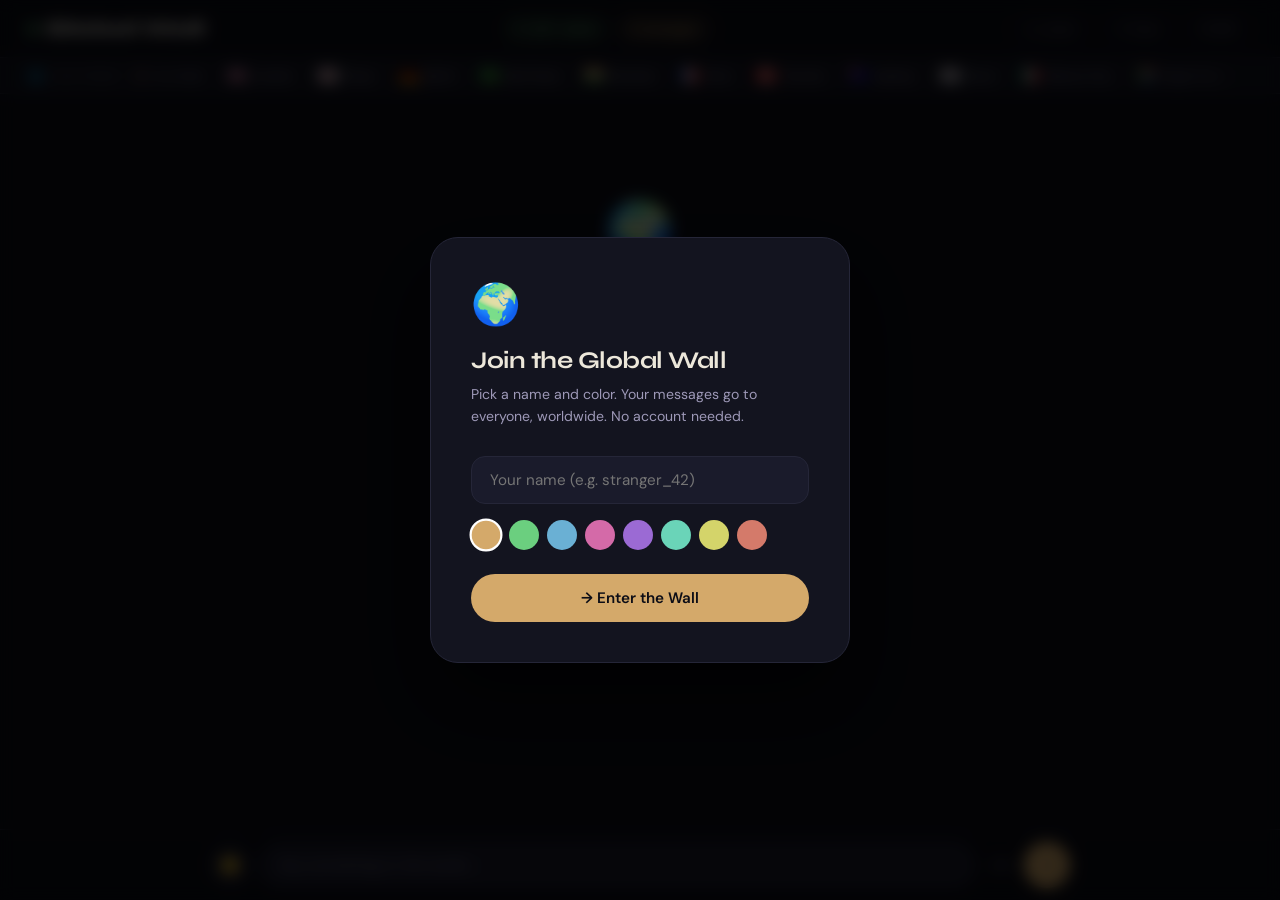
<file: wall.html>
<!DOCTYPE html>
<html lang="en">
<head>
  <meta charset="UTF-8">
  <meta name="viewport" content="width=device-width, initial-scale=1.0">
  <title>Global Wall · Worldwide Chat</title>
  <link href="https://fonts.googleapis.com/css2?family=Syne:wght@600;700;800&family=DM+Sans:wght@300;400;500&display=swap" rel="stylesheet">
  <style>
    :root {
      --bg: #0c0d16;
      --surface: #13141f;
      --surface2: #1a1b2b;
      --border: #252638;
      --gold: #d4a96a;
      --gold-soft: #e8c48e;
      --text: #ece7da;
      --muted: #7a7591;
      --muted2: #9e99b8;
      --green: #6bcf7f;
      --red: #e06060;
      --blue: #6ab0d4;
      --pink: #d46aa8;
      --purple: #9b6ad4;
      --teal: #6ad4b8;
    }

    * { margin: 0; padding: 0; box-sizing: border-box; }
    html, body { height: 100%; overflow: hidden; }

    body {
      background: var(--bg);
      font-family: 'DM Sans', sans-serif;
      color: var(--text);
      display: flex;
      flex-direction: column;
      height: 100vh;
    }

    /* ── TOP NAV ── */
    .nav {
      display: flex;
      align-items: center;
      justify-content: space-between;
      padding: 0 1.8rem;
      height: 58px;
      background: rgba(12,13,22,0.97);
      border-bottom: 1px solid var(--border);
      backdrop-filter: blur(20px);
      flex-shrink: 0;
      z-index: 10;
    }

    .nav-left {
      display: flex;
      align-items: center;
      gap: 12px;
    }

    .logo {
      font-family: 'Syne', sans-serif;
      font-weight: 800;
      font-size: 1.1rem;
      color: var(--text);
      display: flex;
      align-items: center;
      gap: 8px;
    }

    .logo-dot {
      width: 8px; height: 8px;
      background: var(--green);
      border-radius: 50%;
      animation: pulse 2s ease-in-out infinite;
      box-shadow: 0 0 8px rgba(107,207,127,0.5);
    }

    @keyframes pulse {
      0%,100% { transform: scale(1); opacity: 1; }
      50%      { transform: scale(0.6); opacity: 0.4; }
    }

    .nav-center {
      display: flex;
      align-items: center;
      gap: 8px;
    }

    .online-pill {
      display: flex;
      align-items: center;
      gap: 6px;
      background: rgba(107,207,127,0.08);
      border: 1px solid rgba(107,207,127,0.2);
      padding: 5px 12px;
      border-radius: 100px;
      font-size: 0.76rem;
      color: var(--green);
      font-weight: 500;
    }

    .online-dot {
      width: 5px; height: 5px;
      background: var(--green);
      border-radius: 50%;
      animation: blink 1.6s infinite;
    }

    @keyframes blink {
      0%,100% { opacity: 1; }
      50%      { opacity: 0.2; }
    }

    .msg-count-pill {
      background: rgba(212,169,106,0.08);
      border: 1px solid rgba(212,169,106,0.2);
      padding: 5px 12px;
      border-radius: 100px;
      font-size: 0.76rem;
      color: var(--gold);
      font-weight: 500;
    }

    .nav-right {
      display: flex;
      align-items: center;
      gap: 10px;
    }

    .nav-btn {
      background: transparent;
      border: 1px solid var(--border);
      color: var(--muted);
      padding: 6px 14px;
      border-radius: 100px;
      font-size: 0.78rem;
      cursor: pointer;
      font-family: 'DM Sans', sans-serif;
      transition: all 0.2s;
      display: flex;
      align-items: center;
      gap: 5px;
    }

    .nav-btn:hover { border-color: var(--muted2); color: var(--text); }
    .nav-btn.danger:hover { border-color: var(--red); color: var(--red); }

    /* ── WORLD BAR (location ticker) ── */
    .world-bar {
      background: var(--surface);
      border-bottom: 1px solid var(--border);
      padding: 7px 1.8rem;
      display: flex;
      align-items: center;
      gap: 10px;
      flex-shrink: 0;
      overflow: hidden;
    }

    .world-bar-label {
      font-size: 0.68rem;
      text-transform: uppercase;
      letter-spacing: 1.5px;
      color: var(--muted);
      white-space: nowrap;
      flex-shrink: 0;
    }

    .ticker-wrap {
      flex: 1;
      overflow: hidden;
      mask-image: linear-gradient(to right, transparent, black 5%, black 95%, transparent);
    }

    .ticker {
      display: flex;
      gap: 1.5rem;
      animation: ticker 28s linear infinite;
      width: max-content;
    }

    .ticker:hover { animation-play-state: paused; }

    @keyframes ticker {
      0%   { transform: translateX(0); }
      100% { transform: translateX(-50%); }
    }

    .ticker-item {
      font-size: 0.75rem;
      color: var(--muted2);
      display: flex;
      align-items: center;
      gap: 5px;
      white-space: nowrap;
    }

    .ticker-item span { font-size: 1rem; }

    /* ── MESSAGES AREA ── */
    .messages-wrap {
      flex: 1;
      overflow-y: auto;
      scroll-behavior: smooth;
      padding: 20px 0 8px;
    }

    .messages-wrap::-webkit-scrollbar { width: 3px; }
    .messages-wrap::-webkit-scrollbar-track { background: transparent; }
    .messages-wrap::-webkit-scrollbar-thumb { background: var(--border); border-radius: 4px; }

    #messages {
      max-width: 860px;
      margin: 0 auto;
      padding: 0 1.5rem;
      display: flex;
      flex-direction: column;
      gap: 2px;
    }

    /* date divider */
    .date-divider {
      display: flex;
      align-items: center;
      gap: 12px;
      padding: 12px 0;
    }

    .date-divider::before,
    .date-divider::after {
      content: '';
      flex: 1;
      height: 1px;
      background: var(--border);
    }

    .date-divider span {
      font-size: 0.7rem;
      color: var(--muted);
      letter-spacing: 1px;
      text-transform: uppercase;
      white-space: nowrap;
    }

    /* join message */
    .join-msg {
      text-align: center;
      font-size: 0.73rem;
      color: var(--muted);
      padding: 5px 0;
      font-style: italic;
    }

    /* ── MESSAGE BUBBLES ── */
    .msg-row {
      display: flex;
      gap: 10px;
      align-items: flex-end;
      padding: 2px 0;
      animation: msgIn 0.22s ease;
    }

    @keyframes msgIn {
      from { opacity: 0; transform: translateY(10px); }
      to   { opacity: 1; transform: translateY(0); }
    }

    .msg-row.own { flex-direction: row-reverse; }

    .avatar {
      width: 32px; height: 32px;
      border-radius: 50%;
      display: flex;
      align-items: center;
      justify-content: center;
      font-size: 0.85rem;
      flex-shrink: 0;
      font-weight: 600;
      color: #0c0d16;
      margin-bottom: 2px;
    }

    .msg-col {
      display: flex;
      flex-direction: column;
      max-width: 68%;
      gap: 3px;
    }

    .msg-row.own .msg-col { align-items: flex-end; }

    .msg-meta {
      display: flex;
      align-items: center;
      gap: 6px;
      font-size: 0.71rem;
      color: var(--muted);
      padding: 0 4px;
    }

    .msg-row.own .msg-meta { flex-direction: row-reverse; }

    .sender-name {
      font-weight: 500;
      font-size: 0.75rem;
    }

    .flag { font-size: 0.9rem; }

    .bubble {
      padding: 10px 15px;
      border-radius: 18px;
      font-size: 0.9rem;
      line-height: 1.55;
      word-wrap: break-word;
      position: relative;
    }

    /* other people's bubbles */
    .bubble-other {
      background: var(--surface2);
      color: var(--text);
      border-bottom-left-radius: 5px;
    }

    /* your own bubble */
    .bubble-own {
      background: var(--gold);
      color: #0c0d16;
      border-bottom-right-radius: 5px;
    }

    .msg-time {
      font-size: 0.66rem;
      color: var(--muted);
      padding: 0 4px;
    }

    /* image previews */
    .bubble img {
      max-width: 220px;
      border-radius: 10px;
      display: block;
      margin-top: 4px;
    }

    /* reaction row */
    .reaction-row {
      display: flex;
      gap: 4px;
      padding: 0 4px;
      flex-wrap: wrap;
    }

    .msg-row.own .reaction-row { justify-content: flex-end; }

    .react-chip {
      background: var(--surface2);
      border: 1px solid var(--border);
      border-radius: 100px;
      padding: 2px 8px;
      font-size: 0.75rem;
      cursor: pointer;
      transition: all 0.15s;
      user-select: none;
    }

    .react-chip:hover { border-color: var(--gold); transform: scale(1.1); }
    .react-chip.active { background: rgba(212,169,106,0.15); border-color: var(--gold); }

    /* typing indicator */
    .typing-row {
      display: flex;
      gap: 10px;
      align-items: center;
      padding: 4px 0;
      animation: msgIn 0.2s ease;
    }

    .typing-bubble {
      background: var(--surface2);
      border-radius: 18px;
      border-bottom-left-radius: 5px;
      padding: 10px 16px;
      display: flex;
      align-items: center;
      gap: 4px;
    }

    .typing-dot {
      width: 6px; height: 6px;
      background: var(--muted);
      border-radius: 50%;
      animation: typingBounce 1.2s ease-in-out infinite;
    }

    .typing-dot:nth-child(2) { animation-delay: 0.2s; }
    .typing-dot:nth-child(3) { animation-delay: 0.4s; }

    @keyframes typingBounce {
      0%,60%,100% { transform: translateY(0); }
      30%          { transform: translateY(-5px); }
    }

    /* ── EMPTY STATE ── */
    .empty-state {
      display: flex;
      flex-direction: column;
      align-items: center;
      justify-content: center;
      padding: 5rem 2rem;
      gap: 1rem;
      color: var(--muted);
      text-align: center;
    }

    .empty-icon { font-size: 3.5rem; }

    .empty-state h3 {
      font-family: 'Syne', sans-serif;
      font-size: 1.3rem;
      color: var(--text);
      font-weight: 700;
    }

    .empty-state p { font-size: 0.88rem; font-weight: 300; }

    /* ── EMOJI PICKER ── */
    .emoji-bar {
      display: none;
      padding: 8px 1.8rem;
      background: var(--surface);
      border-top: 1px solid var(--border);
      flex-wrap: wrap;
      gap: 6px;
      flex-shrink: 0;
    }

    .emoji-bar.open { display: flex; }

    .emoji-btn {
      background: var(--surface2);
      border: 1px solid var(--border);
      border-radius: 8px;
      padding: 6px 10px;
      font-size: 1.1rem;
      cursor: pointer;
      transition: transform 0.15s, border-color 0.15s;
    }

    .emoji-btn:hover { transform: scale(1.2); border-color: var(--gold); }

    /* ── INPUT BAR ── */
    .input-bar {
      flex-shrink: 0;
      padding: 12px 1.5rem;
      border-top: 1px solid var(--border);
      background: rgba(12,13,22,0.98);
      backdrop-filter: blur(20px);
    }

    .input-inner {
      max-width: 860px;
      margin: 0 auto;
      display: flex;
      gap: 8px;
      align-items: center;
    }

    .input-action {
      width: 40px; height: 40px;
      background: var(--surface2);
      border: 1px solid var(--border);
      border-radius: 50%;
      display: flex;
      align-items: center;
      justify-content: center;
      cursor: pointer;
      font-size: 1rem;
      flex-shrink: 0;
      transition: all 0.2s;
    }

    .input-action:hover { border-color: var(--gold); background: var(--surface); }

    #msg-input {
      flex: 1;
      height: 46px;
      background: var(--surface2);
      border: 1px solid var(--border);
      border-radius: 100px;
      padding: 0 20px;
      font-size: 0.92rem;
      color: var(--text);
      font-family: 'DM Sans', sans-serif;
      outline: none;
      transition: border-color 0.2s;
    }

    #msg-input:focus { border-color: rgba(212,169,106,0.45); }
    #msg-input::placeholder { color: var(--muted); }

    .char-left {
      font-size: 0.7rem;
      color: var(--muted);
      min-width: 32px;
      text-align: center;
      flex-shrink: 0;
    }

    .char-left.warn { color: var(--red); }

    .send-btn {
      width: 46px; height: 46px;
      background: var(--gold);
      border: none;
      border-radius: 50%;
      display: flex;
      align-items: center;
      justify-content: center;
      cursor: pointer;
      flex-shrink: 0;
      transition: background 0.2s, transform 0.1s;
    }

    .send-btn:hover { background: var(--gold-soft); transform: scale(1.05); }
    .send-btn:active { transform: scale(0.95); }

    /* ── NAME MODAL ── */
    .modal-overlay {
      position: fixed;
      inset: 0;
      background: rgba(0,0,0,0.75);
      backdrop-filter: blur(8px);
      z-index: 100;
      display: flex;
      align-items: center;
      justify-content: center;
      animation: fadeIn 0.2s ease;
    }

    @keyframes fadeIn { from{opacity:0} to{opacity:1} }

    .modal {
      background: var(--surface);
      border: 1px solid var(--border);
      border-radius: 28px;
      padding: 2.5rem 2.5rem;
      width: 90%;
      max-width: 420px;
      box-shadow: 0 40px 80px rgba(0,0,0,0.6);
      animation: slideUp 0.25s ease;
    }

    @keyframes slideUp {
      from { opacity:0; transform:translateY(20px); }
      to   { opacity:1; transform:translateY(0); }
    }

    .modal-icon { font-size: 2.5rem; margin-bottom: 1rem; }

    .modal h2 {
      font-family: 'Syne', sans-serif;
      font-size: 1.5rem;
      font-weight: 700;
      margin-bottom: 0.5rem;
      letter-spacing: -0.5px;
    }

    .modal p {
      font-size: 0.88rem;
      color: var(--muted2);
      margin-bottom: 1.8rem;
      line-height: 1.6;
    }

    .modal-input {
      width: 100%;
      background: var(--surface2);
      border: 1px solid var(--border);
      border-radius: 14px;
      padding: 13px 18px;
      font-size: 0.95rem;
      color: var(--text);
      font-family: 'DM Sans', sans-serif;
      outline: none;
      margin-bottom: 1rem;
      transition: border-color 0.2s;
    }

    .modal-input:focus { border-color: rgba(212,169,106,0.4); }

    .color-row {
      display: flex;
      gap: 8px;
      margin-bottom: 1.5rem;
      flex-wrap: wrap;
    }

    .color-swatch {
      width: 30px; height: 30px;
      border-radius: 50%;
      cursor: pointer;
      border: 2px solid transparent;
      transition: transform 0.15s, border-color 0.15s;
    }

    .color-swatch:hover { transform: scale(1.15); }
    .color-swatch.selected { border-color: white; transform: scale(1.1); }

    .modal-submit {
      width: 100%;
      background: var(--gold);
      border: none;
      border-radius: 100px;
      padding: 14px;
      font-size: 0.95rem;
      font-weight: 600;
      color: #0c0d16;
      cursor: pointer;
      font-family: 'DM Sans', sans-serif;
      transition: background 0.2s, transform 0.1s;
    }

    .modal-submit:hover { background: var(--gold-soft); }
    .modal-submit:active { transform: scale(0.98); }

    /* ── SCROLL TO BOTTOM BTN ── */
    .scroll-btn {
      position: fixed;
      bottom: 90px;
      right: 2rem;
      width: 40px; height: 40px;
      background: var(--surface2);
      border: 1px solid var(--border);
      border-radius: 50%;
      display: none;
      align-items: center;
      justify-content: center;
      cursor: pointer;
      font-size: 1.1rem;
      z-index: 20;
      transition: all 0.2s;
      box-shadow: 0 4px 16px rgba(0,0,0,0.4);
    }

    .scroll-btn:hover { border-color: var(--gold); background: var(--surface); }
    .scroll-btn.visible { display: flex; }

    /* ── RESPONSIVE ── */
    @media (max-width: 600px) {
      .nav { padding: 0 1rem; }
      .nav-center { display: none; }
      .input-bar { padding: 10px 1rem; }
      .world-bar { padding: 6px 1rem; }
      #messages { padding: 0 1rem; }
    }
  </style>
</head>
<body>

  <!-- NAME MODAL -->
  <div class="modal-overlay" id="modal">
    <div class="modal">
      <div class="modal-icon">🌍</div>
      <h2>Join the Global Wall</h2>
      <p>Pick a name and color. Your messages go to everyone, worldwide. No account needed.</p>
      <input class="modal-input" id="name-input" placeholder="Your name (e.g. stranger_42)" maxlength="24">
      <div class="color-row" id="color-row"></div>
      <button class="modal-submit" onclick="joinWall()">→ Enter the Wall</button>
    </div>
  </div>

  <!-- NAV -->
  <div class="nav">
    <div class="nav-left">
      <div class="logo">
        <div class="logo-dot"></div>
        Global Wall
      </div>
    </div>
    <div class="nav-center">
      <div class="online-pill">
        <div class="online-dot"></div>
        <span id="online-count">1,247</span> online
      </div>
      <div class="msg-count-pill">
        <span id="msg-count">0</span> messages
      </div>
    </div>
    <div class="nav-right">
      <button class="nav-btn" onclick="scrollToBottom()">↓ Latest</button>
      <button class="nav-btn danger" onclick="clearAll()">✕ Clear</button>
    <button class="nav-btn" onclick="home()">HOME</button>
    </div>
  </div>

  <!-- WORLD TICKER -->
  <div class="world-bar">
    <span class="world-bar-label">🌐 Live from</span>
    <div class="ticker-wrap">
      <div class="ticker" id="ticker"></div>
    </div>
  </div>

  <!-- MESSAGES -->
  <div class="messages-wrap" id="messages-wrap">
    <div id="messages">
      <div class="empty-state" id="empty-state">
        <div class="empty-icon">🌍</div>
        <h3>The wall is waiting.</h3>
        <p>Be the first to say something to the world.</p>
      </div>
    </div>
  </div>

  <!-- EMOJI BAR -->
  <div class="emoji-bar" id="emoji-bar"></div>

  <!-- INPUT -->
  <div class="input-bar">
    <div class="input-inner">
      <button class="input-action" onclick="toggleEmoji()" title="Emoji">😊</button>
      <input id="msg-input" placeholder="Say something to the world…" maxlength="300" autocomplete="off">
      <span class="char-left" id="char-left">300</span>
      <button class="send-btn" onclick="sendMsg()">
        <svg width="16" height="16" viewBox="0 0 24 24" fill="none" stroke="#0c0d16" stroke-width="2.5"><path d="M5 12h14M12 5l7 7-7 7"/></svg>
      </button>
    </div>
  </div>

  <!-- SCROLL BTN -->
  <button class="scroll-btn" id="scroll-btn" onclick="scrollToBottom()">↓</button>

  <script>
    // ── CONFIG ──
    const AVATAR_COLORS = ['#d4a96a','#6bcf7f','#6ab0d4','#d46aa8','#9b6ad4','#6ad4b8','#d4d46a','#d47a6a'];
    const EMOJIS = ['😊','😂','❤️','🔥','👀','😮','💀','🙏','✨','🤔','😭','💯','🌍','👋','🎉','😎'];
    const COUNTRIES = [
      {flag:'🇺🇸',city:'New York'},{flag:'🇬🇧',city:'London'},{flag:'🇯🇵',city:'Tokyo'},
      {flag:'🇩🇪',city:'Berlin'},{flag:'🇧🇷',city:'São Paulo'},{flag:'🇮🇳',city:'Mumbai'},
      {flag:'🇫🇷',city:'Paris'},{flag:'🇨🇦',city:'Toronto'},{flag:'🇦🇺',city:'Sydney'},
      {flag:'🇰🇷',city:'Seoul'},{flag:'🇲🇽',city:'Mexico City'},{flag:'🇿🇦',city:'Cape Town'},
      {flag:'🇸🇬',city:'Singapore'},{flag:'🇦🇷',city:'Buenos Aires'},{flag:'🇳🇬',city:'Lagos'},
      {flag:'🇷🇺',city:'Moscow'},{flag:'🇮🇩',city:'Jakarta'},{flag:'🇪🇬',city:'Cairo'},
      {flag:'🇹🇷',city:'Istanbul'},{flag:'🇵🇭',city:'Manila'},{flag:'🇺🇦',city:'Kyiv'},
      {flag:'🇨🇱',city:'Santiago'},{flag:'🇵🇰',city:'Karachi'},{flag:'🇸🇪',city:'Stockholm'},
    ];
    const STRANGER_NAMES = ['ghost_77','echo_42','void_x','anon_99','wave_13','pixel_0','drift_7','neon_55'];

    // ── STATE ──
    let myName = '';
    let myColor = AVATAR_COLORS[0];
    let myFlag = '🌍';
    let msgCount = 0;
    let selectedColor = 0;
    let emojiOpen = false;

    // ── BUILD COLOR SWATCHES ──
    const colorRow = document.getElementById('color-row');
    AVATAR_COLORS.forEach((c, i) => {
      const s = document.createElement('div');
      s.className = 'color-swatch' + (i === 0 ? ' selected' : '');
      s.style.background = c;
      s.onclick = () => {
        document.querySelectorAll('.color-swatch').forEach(x => x.classList.remove('selected'));
        s.classList.add('selected');
        selectedColor = i;
        myColor = c;
      };
      colorRow.appendChild(s);
    });

    // ── BUILD EMOJI BAR ──
    const emojiBar = document.getElementById('emoji-bar');
    EMOJIS.forEach(em => {
      const b = document.createElement('button');
      b.className = 'emoji-btn';
      b.textContent = em;
      b.onclick = () => {
        const inp = document.getElementById('msg-input');
        inp.value += em;
        inp.focus();
        updateCharCount();
      };
      emojiBar.appendChild(b);
    });

    // ── BUILD TICKER ──
    const ticker = document.getElementById('ticker');
    const tickerContent = [...COUNTRIES, ...COUNTRIES]; // double for seamless loop
    tickerContent.forEach(c => {
      const item = document.createElement('div');
      item.className = 'ticker-item';
      item.innerHTML = `<span>${c.flag}</span>${c.city}`;
      ticker.appendChild(item);
    });

    // ── JOIN ──
    function joinWall() {
      const nameInp = document.getElementById('name-input');
      const val = nameInp.value.trim();
      myName = val || STRANGER_NAMES[Math.floor(Math.random() * STRANGER_NAMES.length)];
      myColor = AVATAR_COLORS[selectedColor];
      myFlag = COUNTRIES[Math.floor(Math.random() * COUNTRIES.length)].flag;

      document.getElementById('modal').style.display = 'none';
      document.getElementById('msg-input').focus();

      // show join message
      setTimeout(() => {
        addJoinMsg(`${myName} joined the wall`);
        // seed a few stranger messages
        seedMessages();
      }, 300);

      // start simulations
      startOnlineFluctuation();
      startStrangerActivity();
    }

    // ── SEED MESSAGES ──
    const seedData = [
      { name: 'echo_42',   color: '#6ab0d4', flag: '🇺🇸', text: 'gm world 🌅',                    time: '8m ago' },
      { name: 'void_x',    color: '#9b6ad4', flag: '🇯🇵', text: 'anyone else awake rn?',           time: '6m ago' },
      { name: 'pixel_0',   color: '#6bcf7f', flag: '🇧🇷', text: 'this wall is oddly comforting',   time: '4m ago' },
      { name: 'neon_55',   color: '#d46aa8', flag: '🇬🇧', text: 'hello from london 👋',            time: '3m ago' },
      { name: 'drift_7',   color: '#6ad4b8', flag: '🇩🇪', text: 'i feel less alone here',          time: '1m ago' },
    ];

    function seedMessages() {
      const es = document.getElementById('empty-state');
      if (es) es.remove();

      addDateDivider('Today');

      seedData.forEach((m, i) => {
        setTimeout(() => {
          addBubble({ name: m.name, color: m.color, flag: m.flag, text: m.text, own: false, timeLabel: m.time });
        }, i * 150);
      });
    }

    // ── ADD DATE DIVIDER ──
    function addDateDivider(label) {
      const div = document.createElement('div');
      div.className = 'date-divider';
      div.innerHTML = `<span>${label}</span>`;
      document.getElementById('messages').appendChild(div);
    }

    // ── ADD JOIN MSG ──
    function addJoinMsg(text) {
      const div = document.createElement('div');
      div.className = 'join-msg';
      div.textContent = `✦ ${text} ✦`;
      document.getElementById('messages').appendChild(div);
    }

    // ── ADD BUBBLE ──
    function addBubble({ name, color, flag, text, own, timeLabel }) {
      const es = document.getElementById('empty-state');
      if (es) es.remove();

      const now = timeLabel || getTime();
      const initial = name.charAt(0).toUpperCase();

      const row = document.createElement('div');
      row.className = 'msg-row' + (own ? ' own' : '');

      row.innerHTML = `
        <div class="avatar" style="background:${color}">${initial}</div>
        <div class="msg-col">
          <div class="msg-meta">
            <span class="sender-name" style="color:${color}">${own ? 'You' : name}</span>
            <span class="flag">${flag}</span>
          </div>
          <div class="bubble ${own ? 'bubble-own' : 'bubble-other'}">${escHtml(text)}</div>
          <div class="msg-time">${now}</div>
        </div>
      `;

      document.getElementById('messages').appendChild(row);
      msgCount++;
      updateMsgCount();
      autoScroll();
    }

    // ── SEND ──
    function sendMsg() {
      const inp = document.getElementById('msg-input');
      const text = inp.value.trim();
      if (!text || !myName) return;

      addBubble({ name: myName, color: myColor, flag: myFlag, text, own: true });
      inp.value = '';
      document.getElementById('char-left').textContent = '300';
      document.getElementById('char-left').classList.remove('warn');
      inp.focus();
    }

    // ── CHAR COUNTER ──
    document.getElementById('msg-input').addEventListener('input', updateCharCount);
    function updateCharCount() {
      const inp = document.getElementById('msg-input');
      const left = 300 - inp.value.length;
      const el = document.getElementById('char-left');
      el.textContent = left;
      el.classList.toggle('warn', left < 30);
    }

    // ── ENTER TO SEND ──
    document.getElementById('msg-input').addEventListener('keydown', e => {
      if (e.key === 'Enter' && !e.shiftKey) { e.preventDefault(); sendMsg(); }
    });

    // ── EMOJI TOGGLE ──
    function toggleEmoji() {
      emojiOpen = !emojiOpen;
      document.getElementById('emoji-bar').classList.toggle('open', emojiOpen);
    }

    // ── SCROLL ──
    function autoScroll() {
      const wrap = document.getElementById('messages-wrap');
      const atBottom = wrap.scrollHeight - wrap.scrollTop - wrap.clientHeight < 120;
      if (atBottom) scrollToBottom();
      else document.getElementById('scroll-btn').classList.add('visible');
    }

    function scrollToBottom() {
      const wrap = document.getElementById('messages-wrap');
      wrap.scrollTo({ top: wrap.scrollHeight, behavior: 'smooth' });
      document.getElementById('scroll-btn').classList.remove('visible');
    }

    document.getElementById('messages-wrap').addEventListener('scroll', function() {
      const atBottom = this.scrollHeight - this.scrollTop - this.clientHeight < 80;
      document.getElementById('scroll-btn').classList.toggle('visible', !atBottom);
    });

    // ── CLEAR ──
    function clearAll() {
      if (!confirm('Clear all messages?')) return;
      document.getElementById('messages').innerHTML = `
        <div class="empty-state" id="empty-state">
          <div class="empty-icon">🌍</div>
          <h3>The wall is empty.</h3>
          <p>Start a new conversation.</p>
        </div>`;
      msgCount = 0;
      updateMsgCount();
    }

    // ── ONLINE FLUCTUATION ──
    function startOnlineFluctuation() {
      setInterval(() => {
        const el = document.getElementById('online-count');
        let n = parseInt(el.textContent.replace(/,/g, ''));
        n += Math.floor(Math.random() * 7) - 3;
        n = Math.max(900, Math.min(2000, n));
        el.textContent = n.toLocaleString();
      }, 4000);
    }

    // ── STRANGER ACTIVITY SIMULATION ──
    const strangerMsgs = [
      { name:'ghost_77', color:'#d47a6a', flag:'🇰🇷', text:'hello from seoul 🌃' },
      { name:'wave_13',  color:'#6ad4b8', flag:'🇦🇺', text:'gday from sydney ☀️' },
      { name:'anon_99',  color:'#9b6ad4', flag:'🇮🇳', text:'this wall is different' },
      { name:'echo_42',  color:'#6ab0d4', flag:'🇺🇸', text:'anyone else just vibe here?' },
      { name:'void_x',   color:'#d46aa8', flag:'🇫🇷', text:'bonsoir 🌙' },
      { name:'drift_7',  color:'#6bcf7f', flag:'🇧🇷', text:'olá mundo 🌎' },
      { name:'pixel_0',  color:'#d4d46a', flag:'🇸🇬', text:'the wall never sleeps' },
      { name:'neon_55',  color:'#6ab0d4', flag:'🇩🇪', text:'guten nacht everyone' },
      { name:'ghost_77', color:'#d47a6a', flag:'🇯🇵', text:'still here 👀' },
      { name:'anon_99',  color:'#9b6ad4', flag:'🇿🇦', text:'cape town checking in 🌍' },
    ];

    let strangerIdx = 0;

    function startStrangerActivity() {
      function scheduleNext() {
        const delay = 8000 + Math.random() * 12000;
        setTimeout(() => {
          if (!myName) { scheduleNext(); return; }
          const m = strangerMsgs[strangerIdx % strangerMsgs.length];
          strangerIdx++;

          // show typing first
          showTyping(m.color);
          setTimeout(() => {
            removeTyping();
            addBubble({ ...m, own: false });
            scheduleNext();
          }, 1400 + Math.random() * 800);
        }, delay);
      }
      scheduleNext();
    }

    function showTyping(color) {
      const row = document.createElement('div');
      row.className = 'typing-row';
      row.id = 'typing-row';
      row.innerHTML = `
        <div class="avatar" style="background:${color}">?</div>
        <div class="typing-bubble">
          <div class="typing-dot"></div>
          <div class="typing-dot"></div>
          <div class="typing-dot"></div>
        </div>`;
      document.getElementById('messages').appendChild(row);
      autoScroll();
    }

    function removeTyping() {
      const t = document.getElementById('typing-row');
      if (t) t.remove();
    }

    // ── HELPERS ──
    function getTime() {
      const d = new Date();
      return d.getHours().toString().padStart(2,'0') + ':' + d.getMinutes().toString().padStart(2,'0');
    }

    function updateMsgCount() {
      document.getElementById('msg-count').textContent = msgCount;
    }

    function escHtml(str) {
      return str.replace(/&/g,'&amp;').replace(/</g,'&lt;').replace(/>/g,'&gt;');
    }

    // ── ENTER KEY ON MODAL ──
    document.getElementById('name-input').addEventListener('keydown', e => {
      if (e.key === 'Enter') joinWall();
    });
    function home() {
      window.location.href = 'index.html';
    }
  </script>
</body>
</html>
</file>
